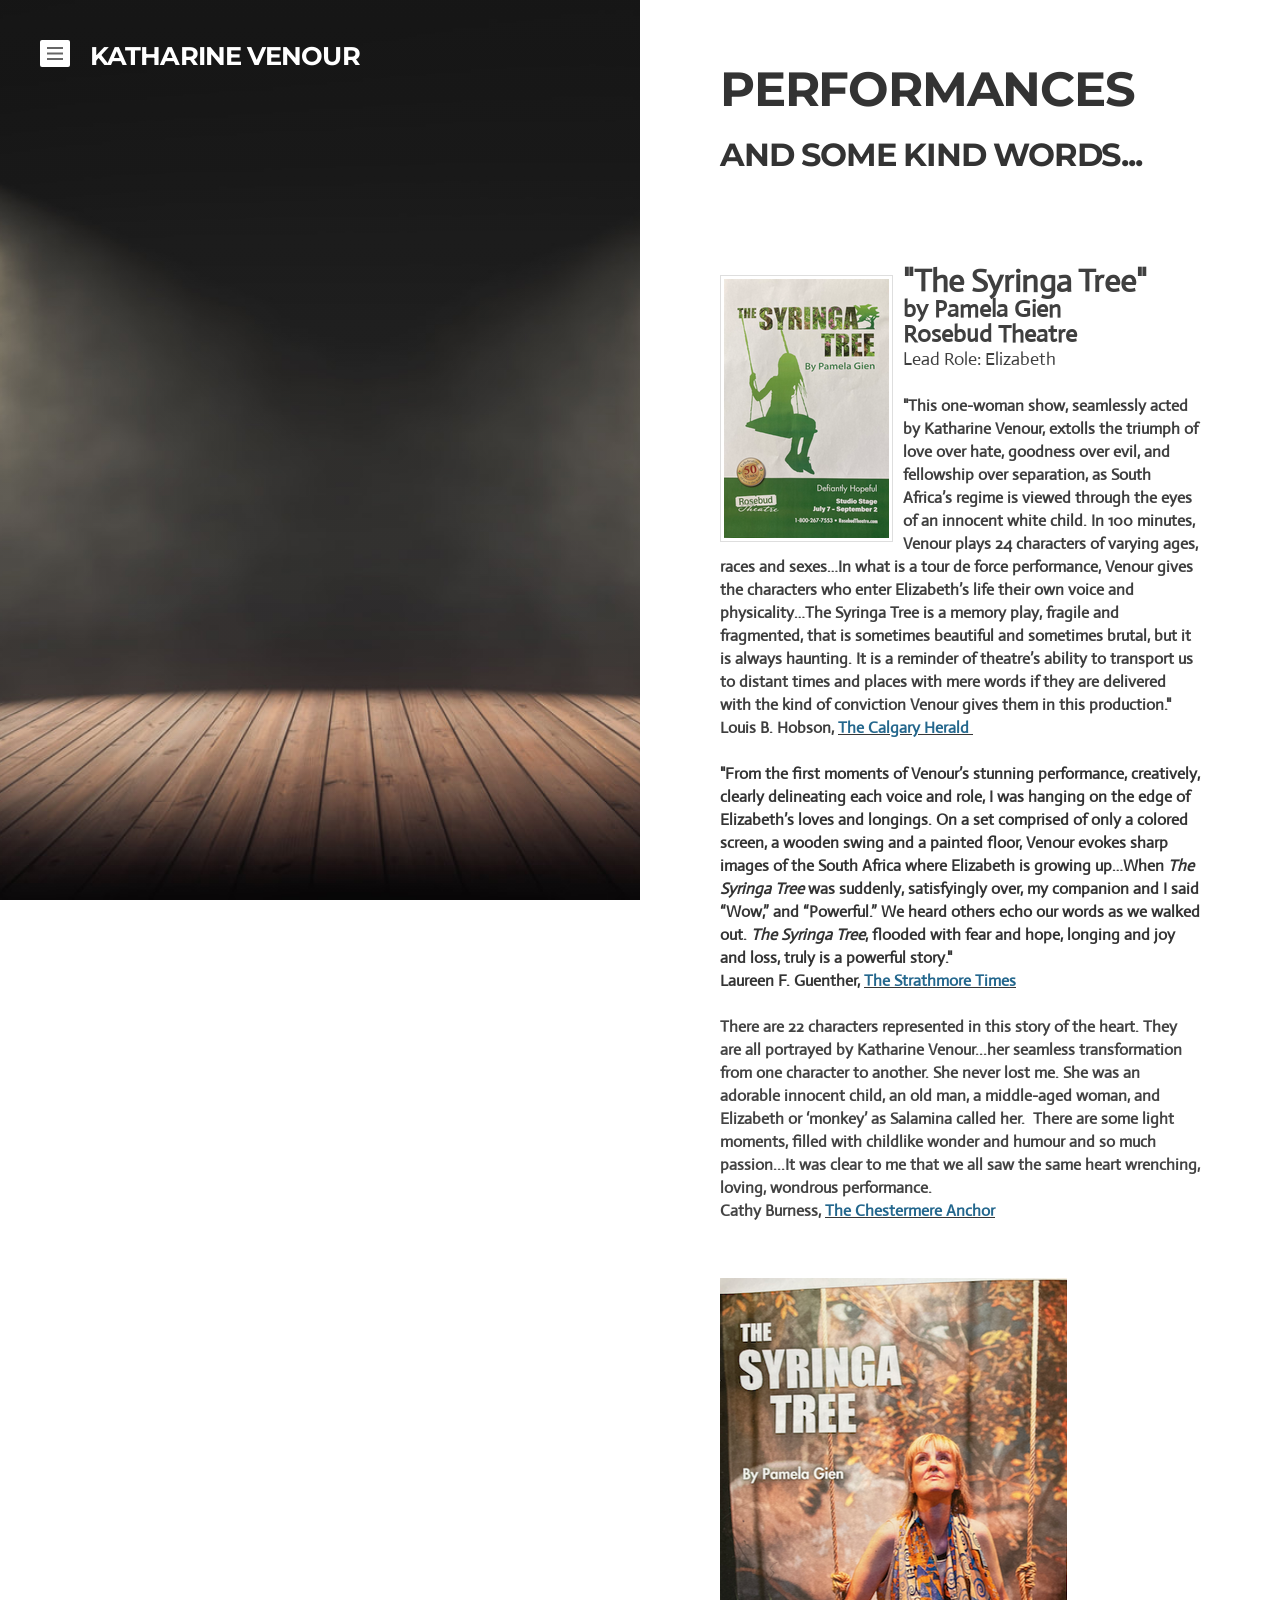
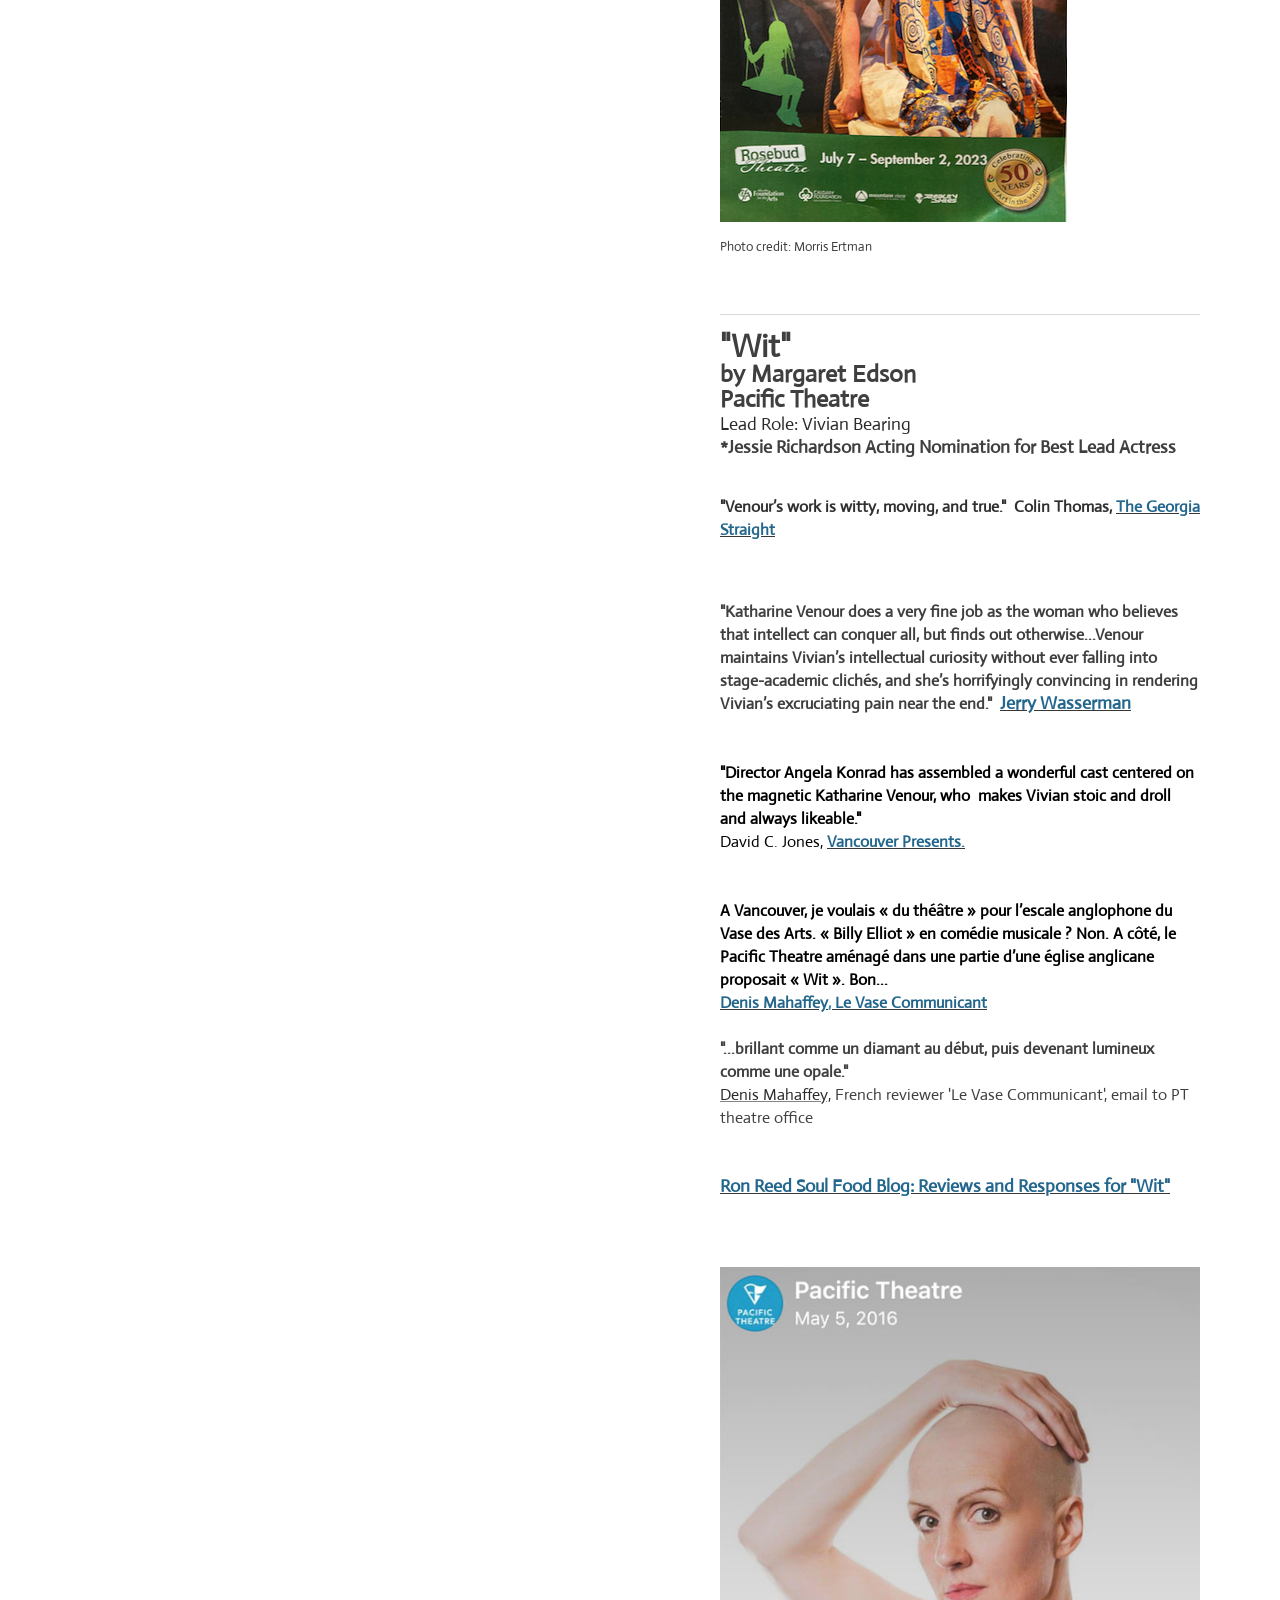
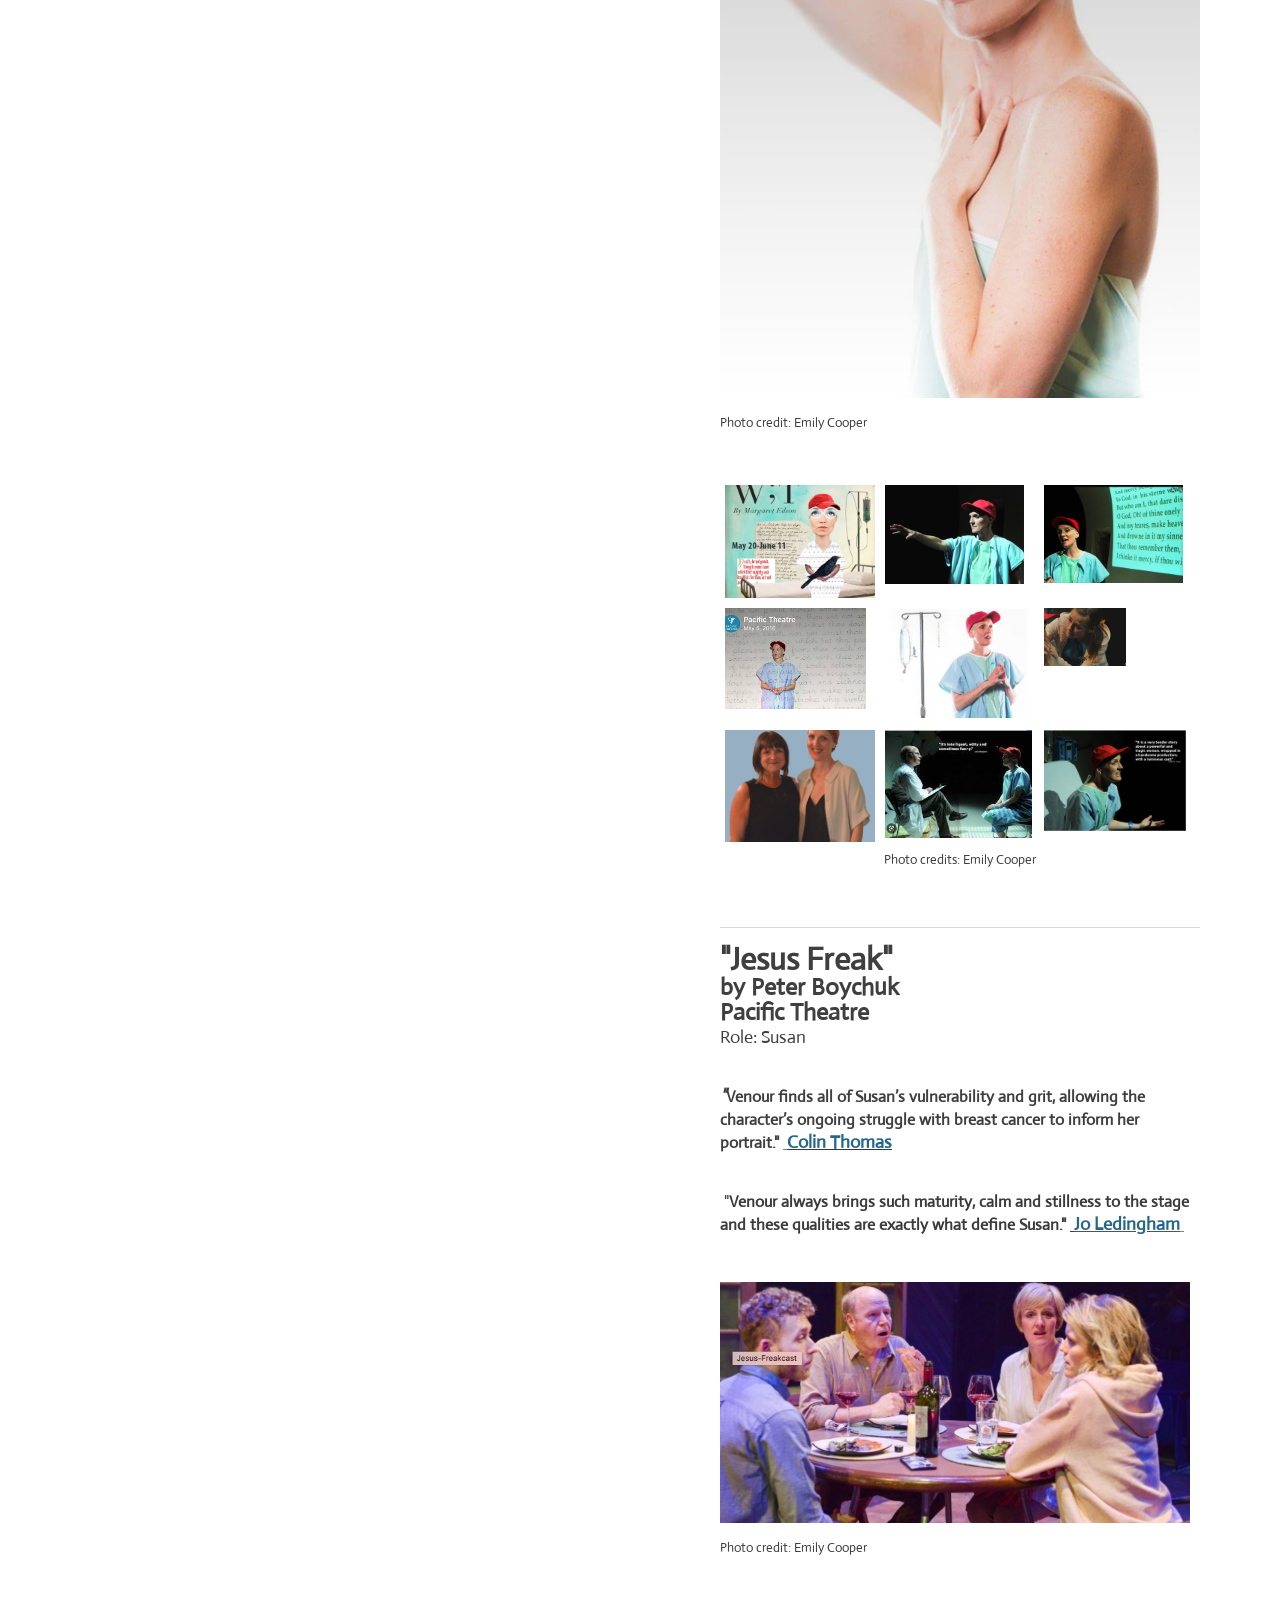
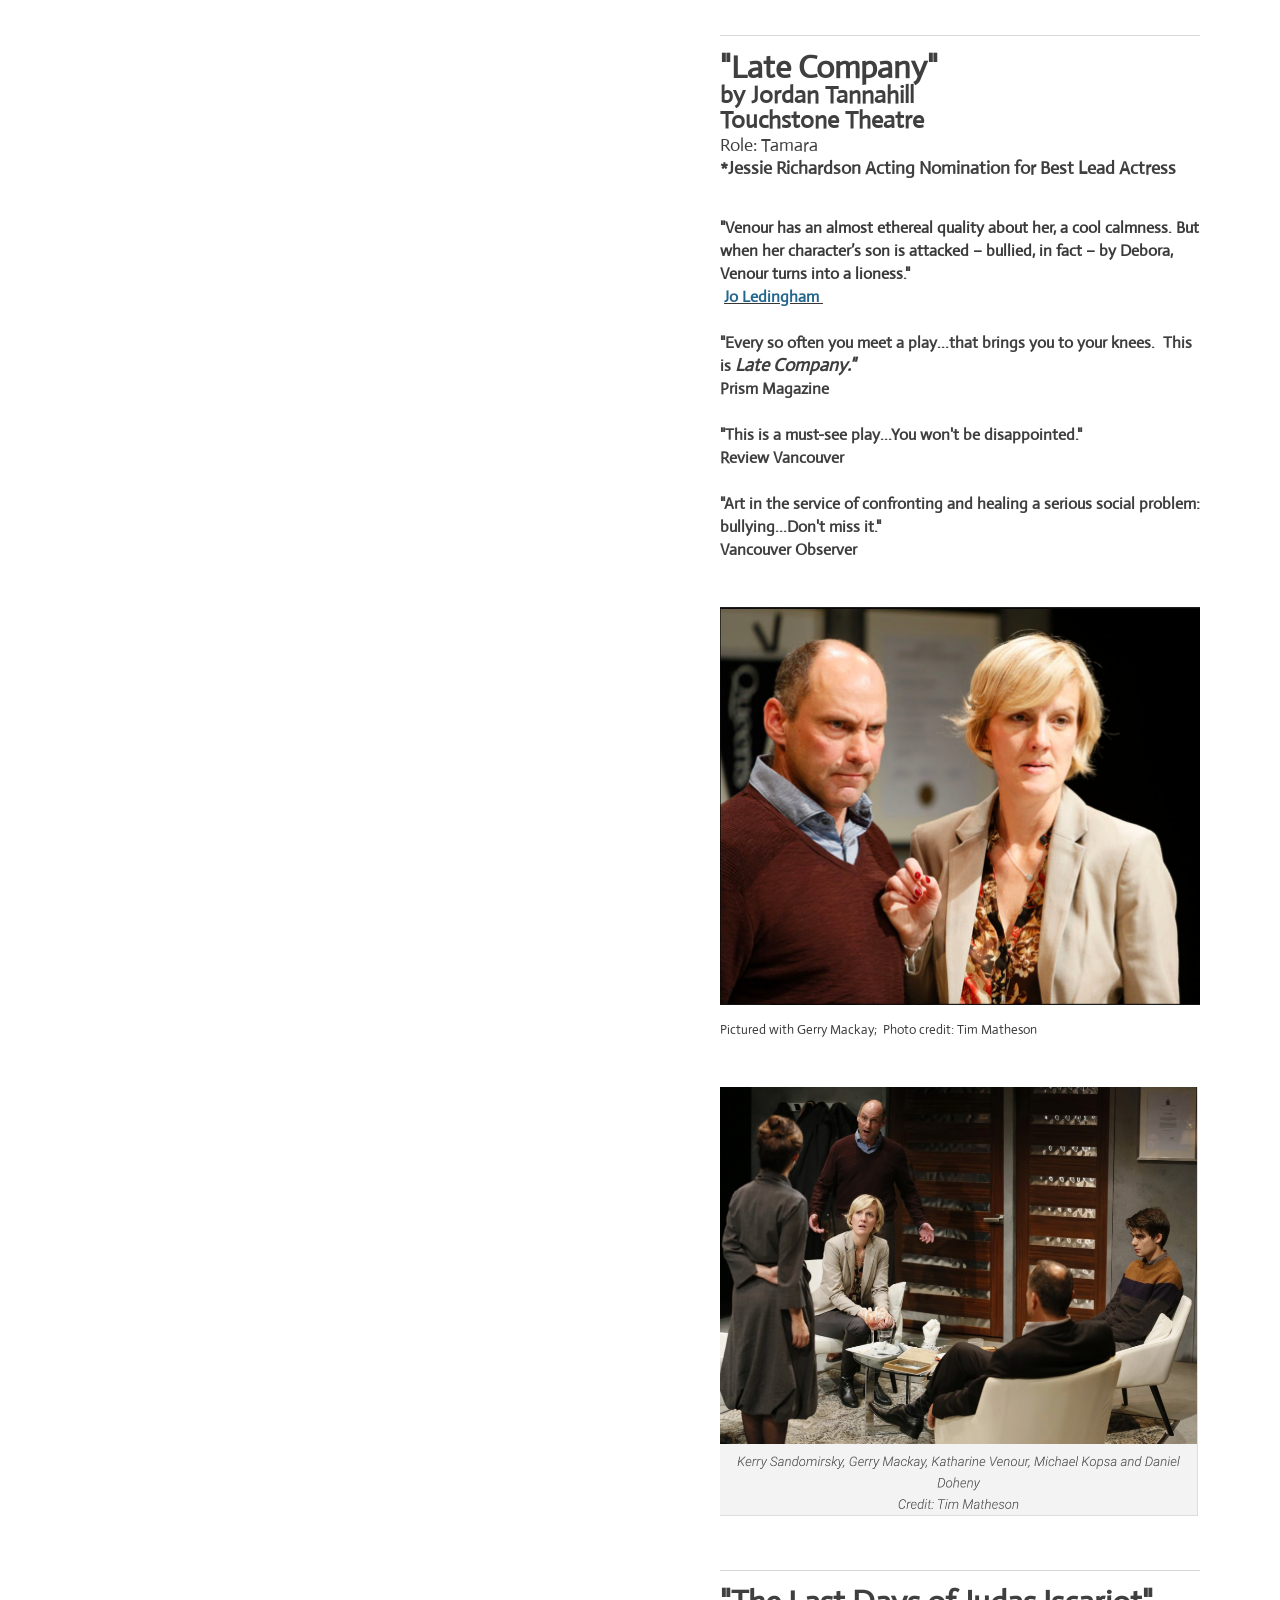
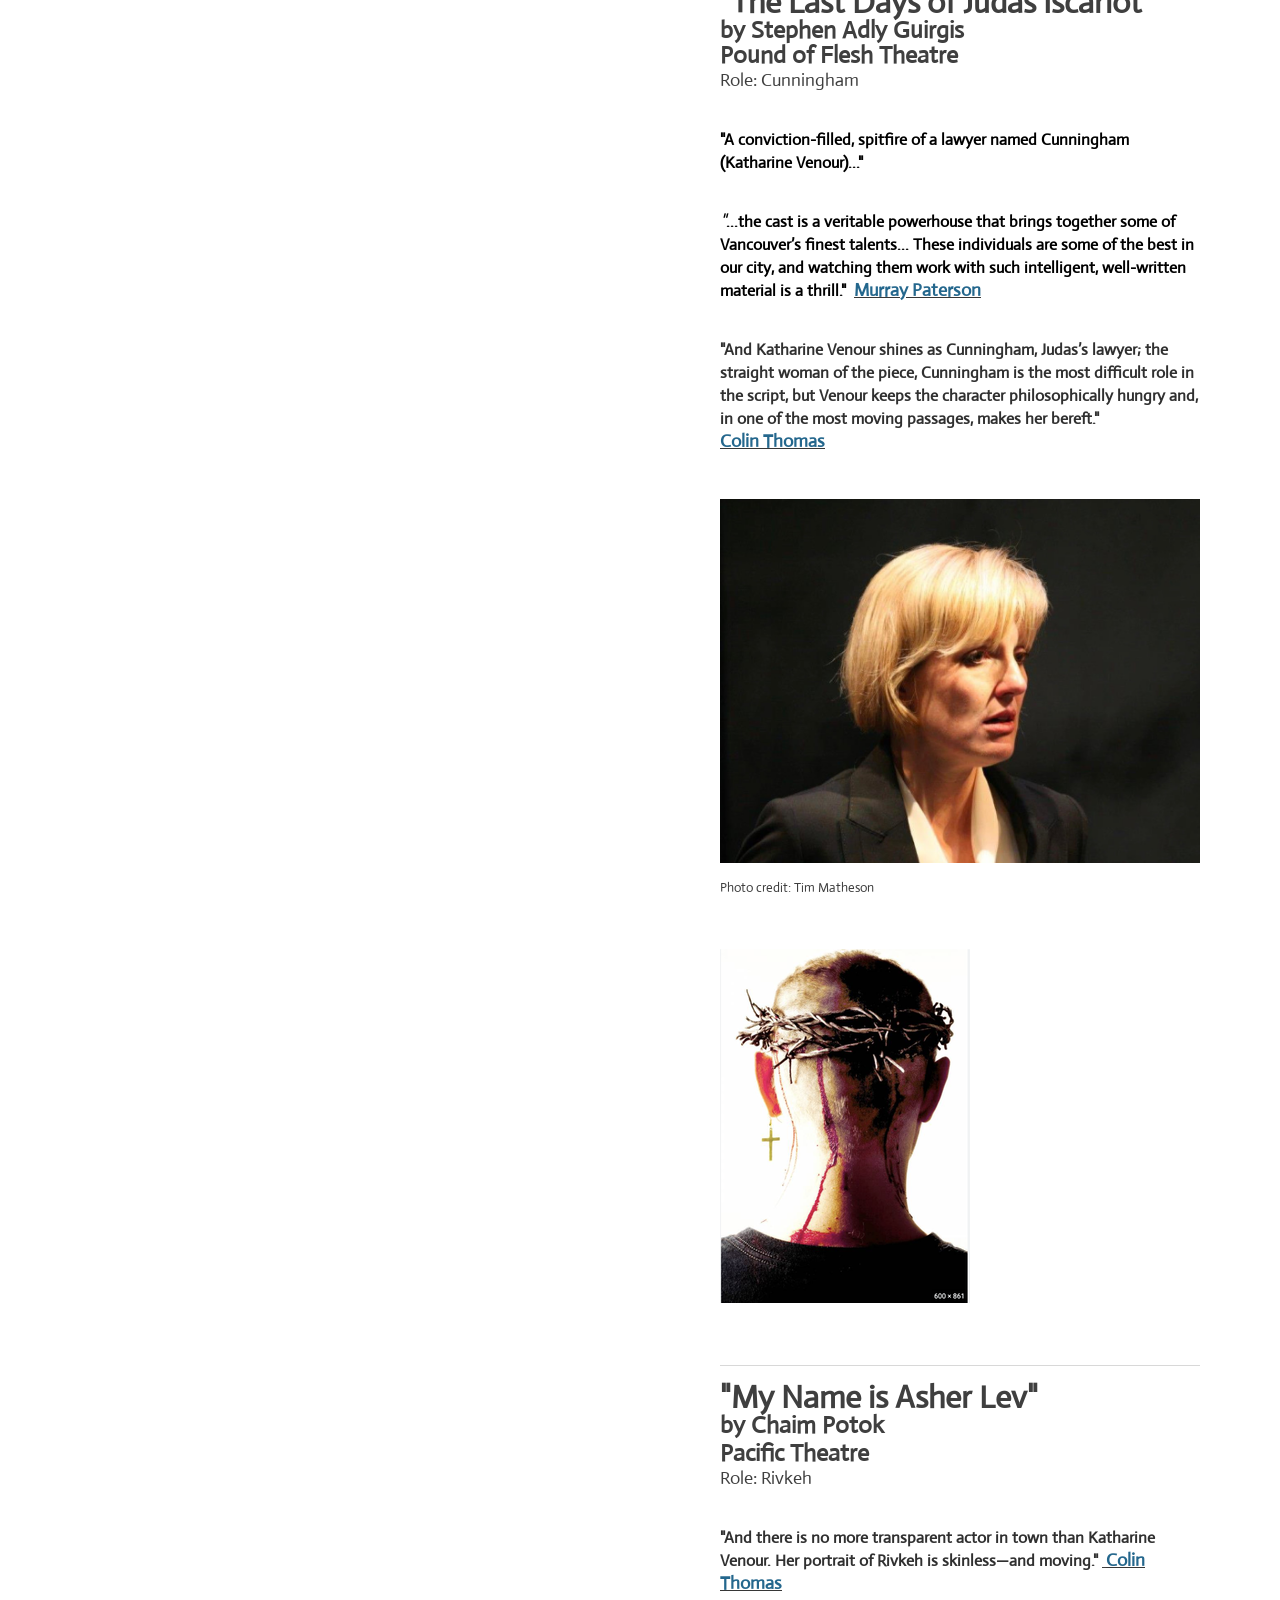
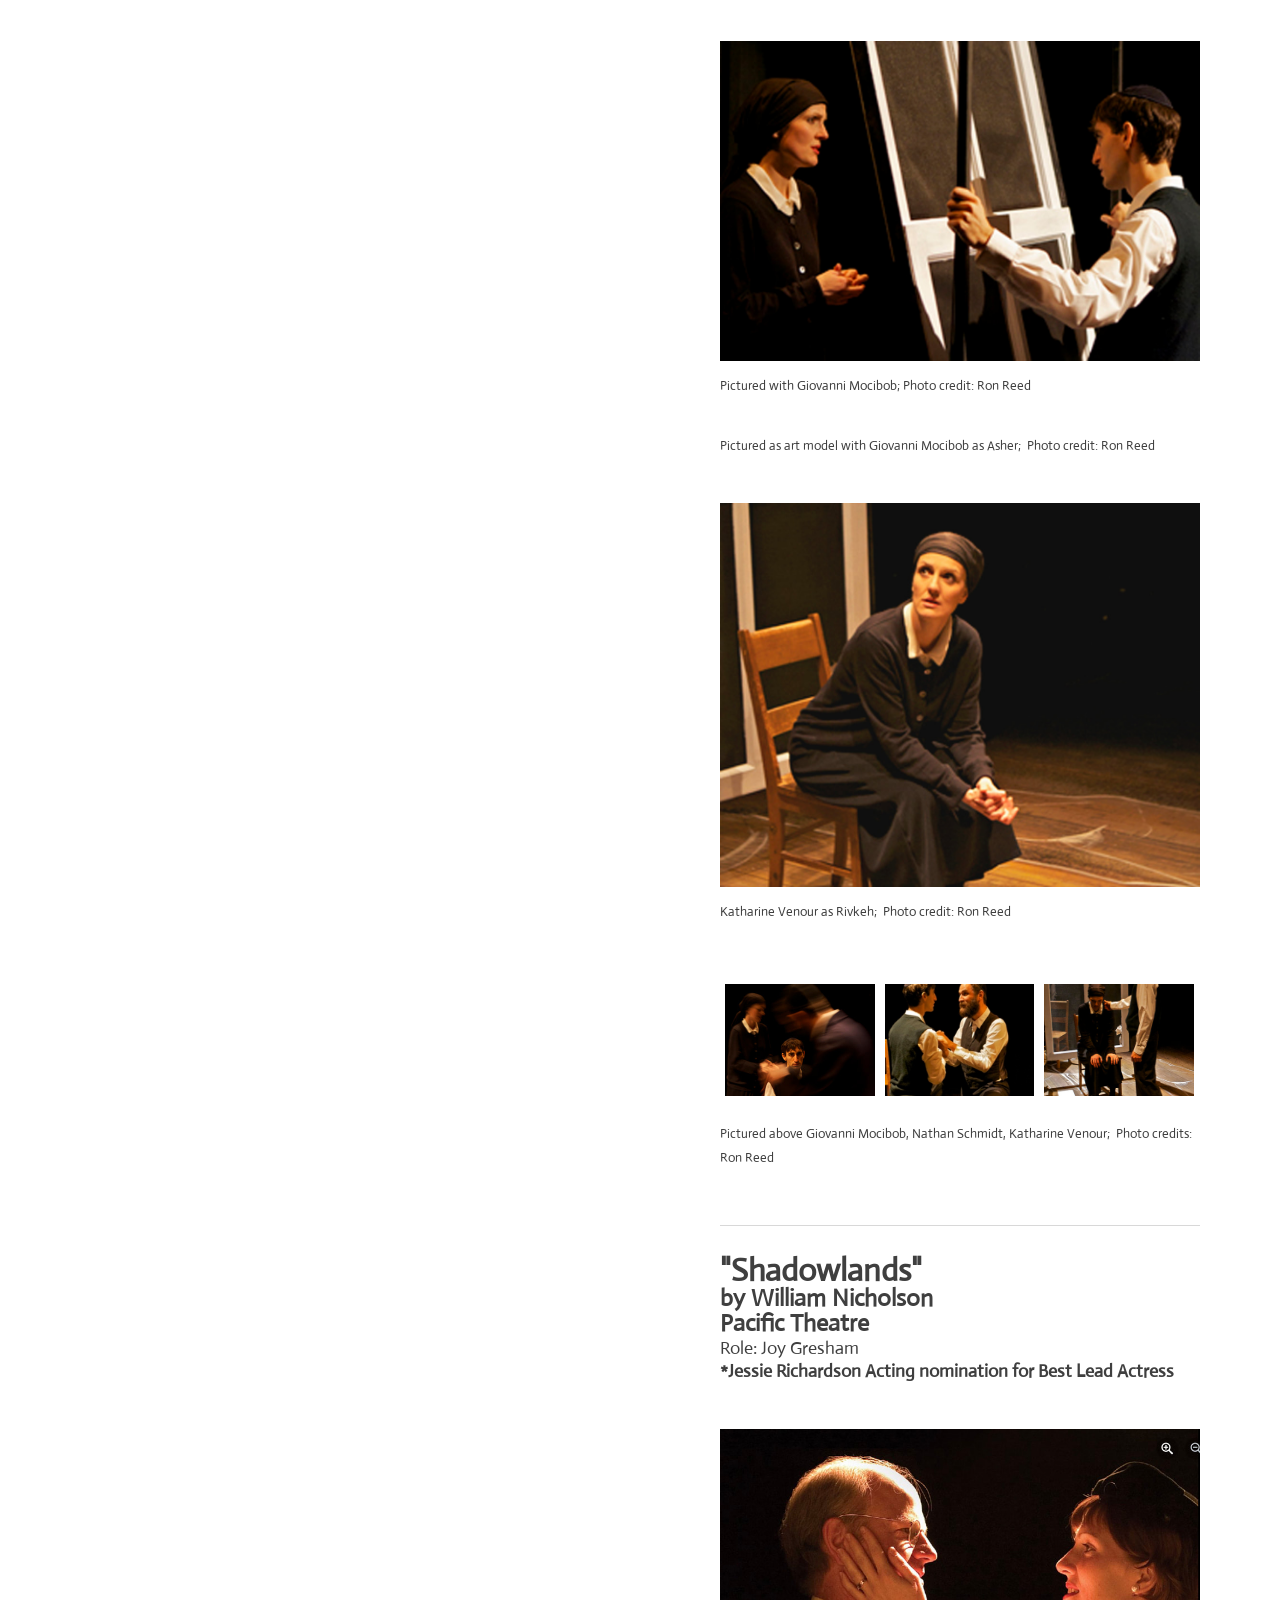
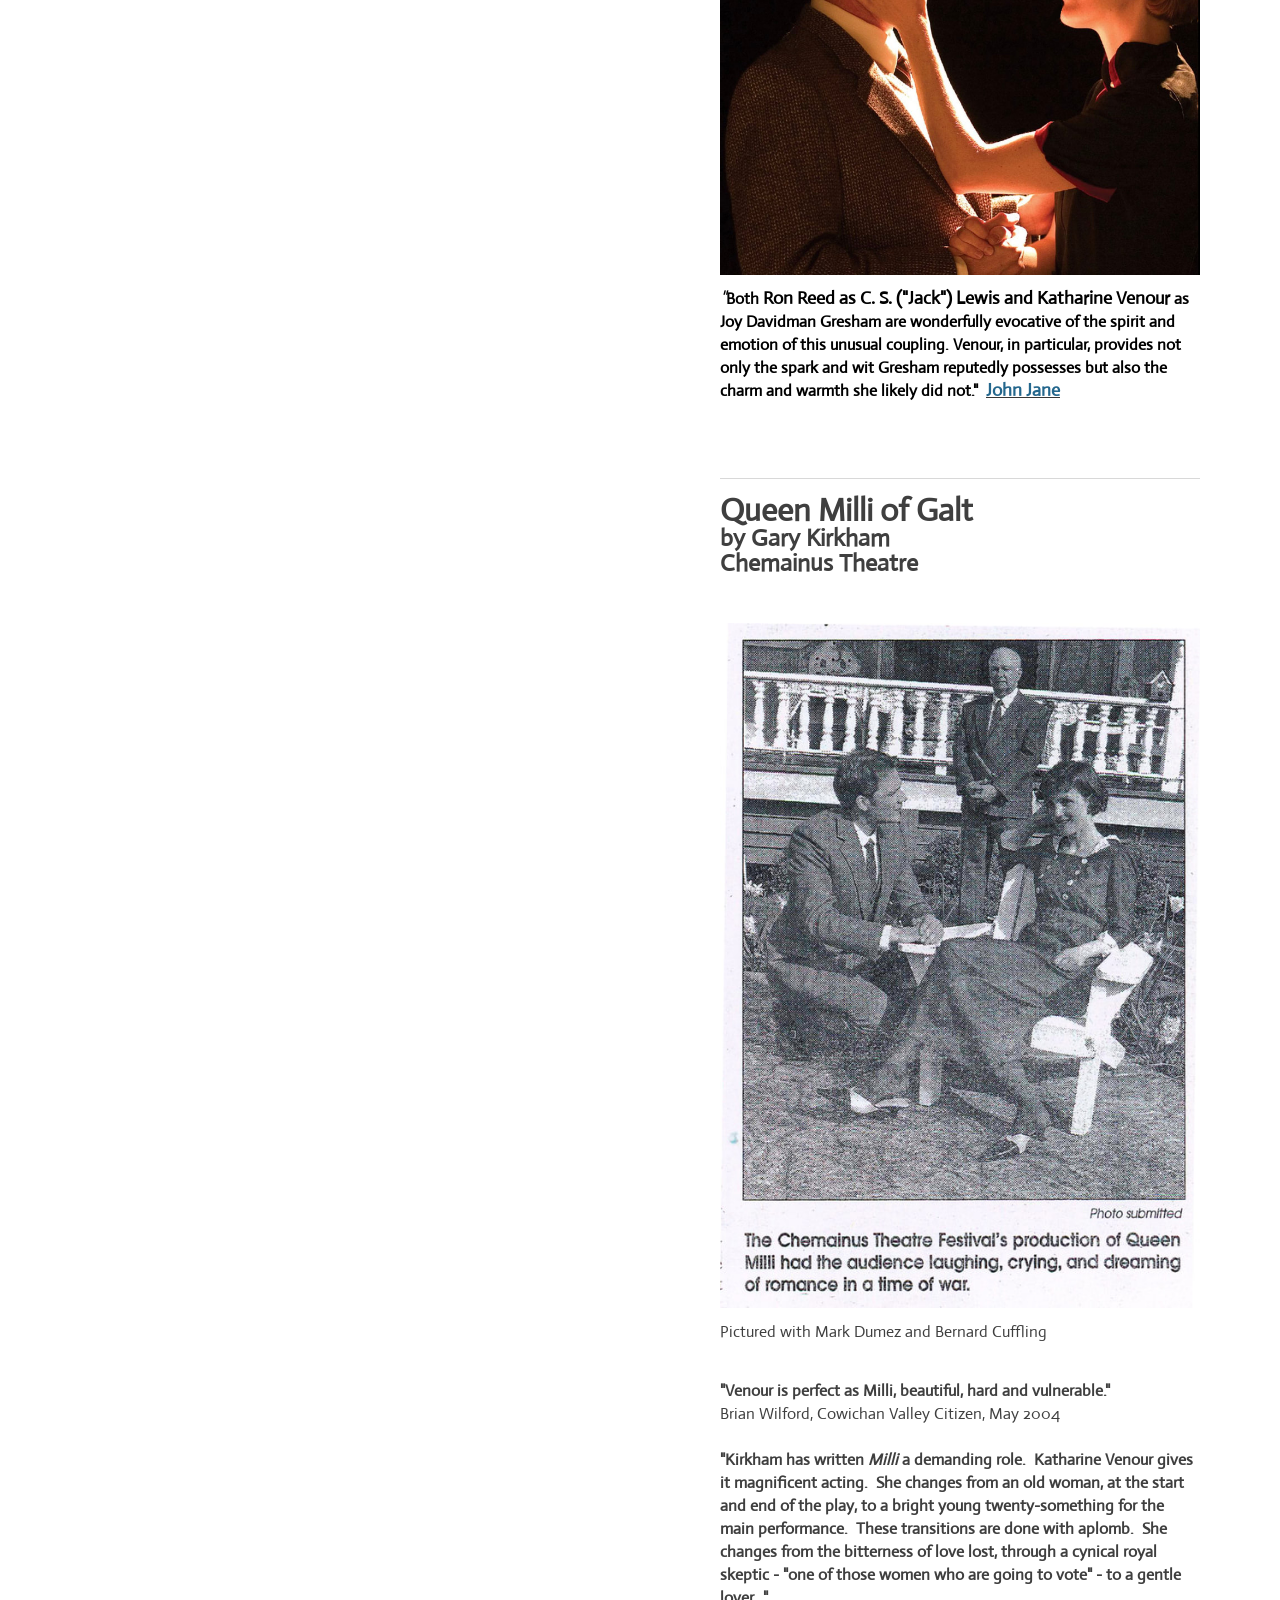
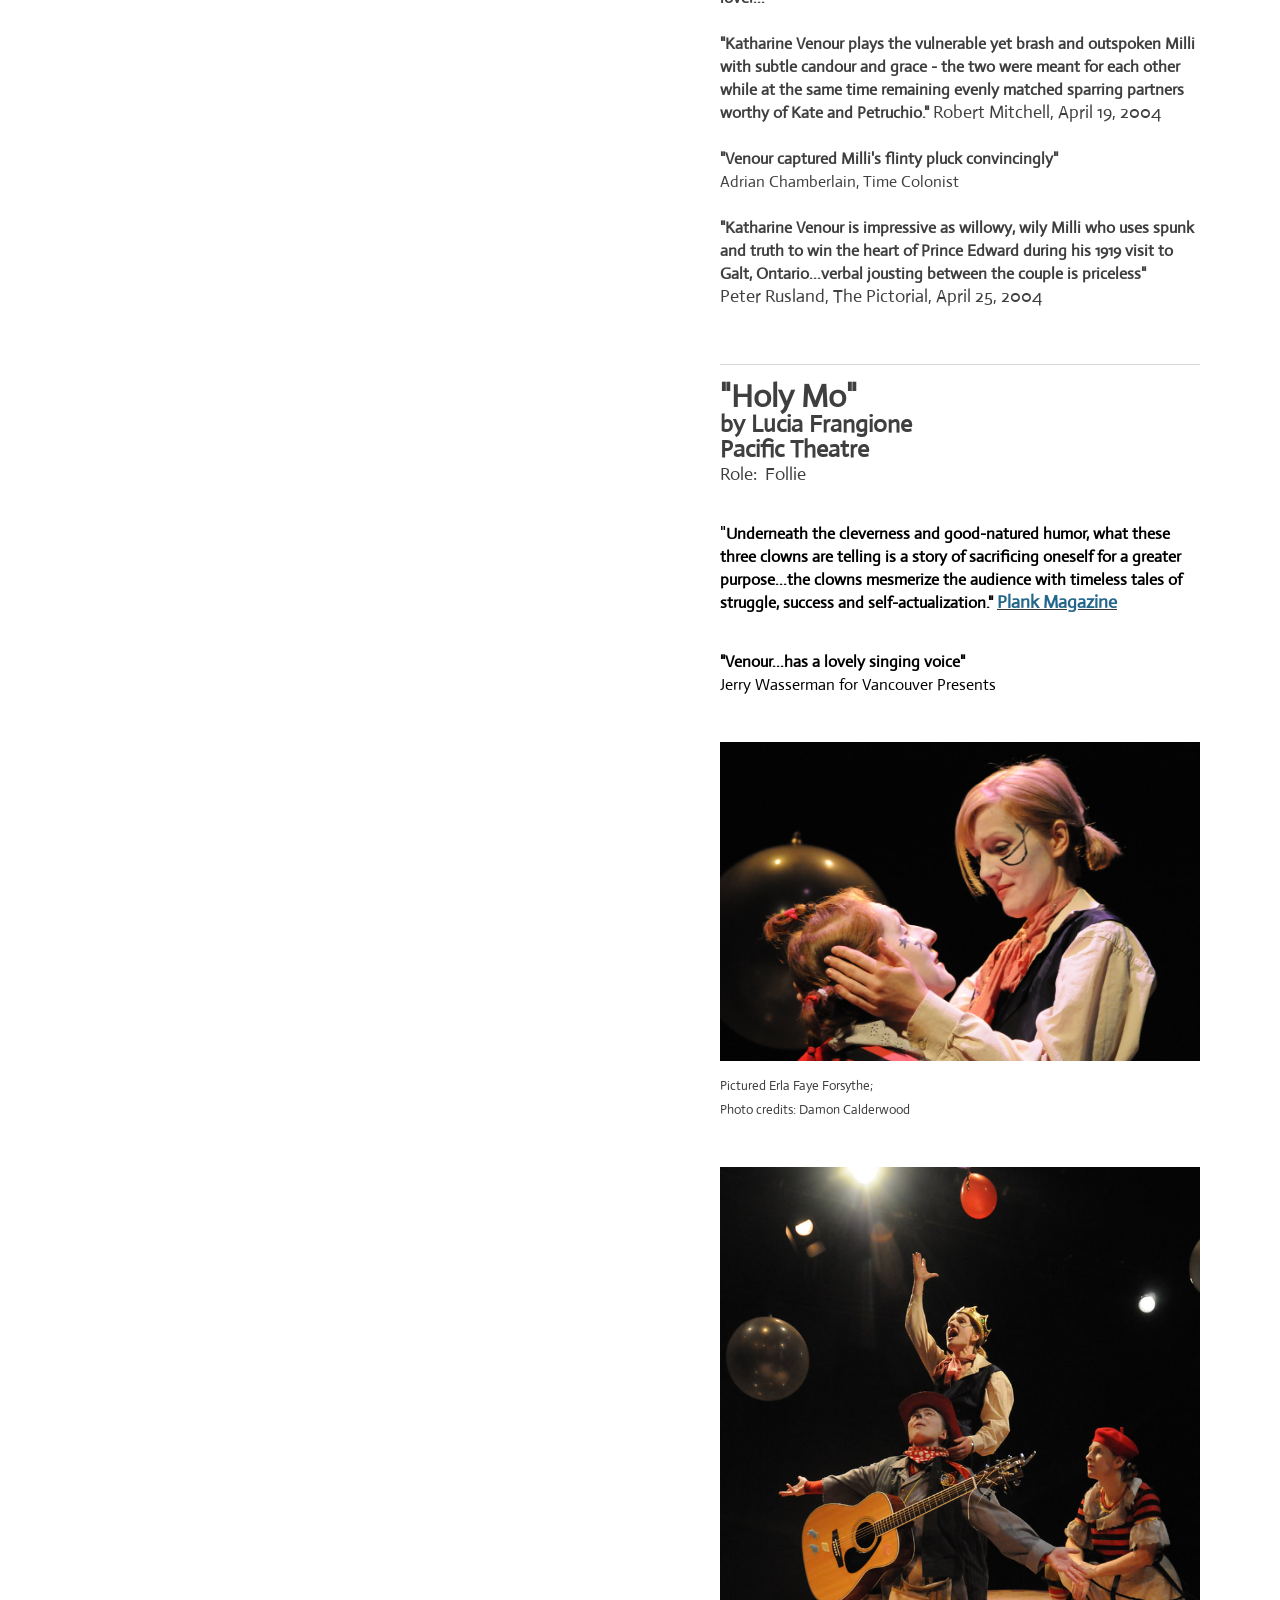
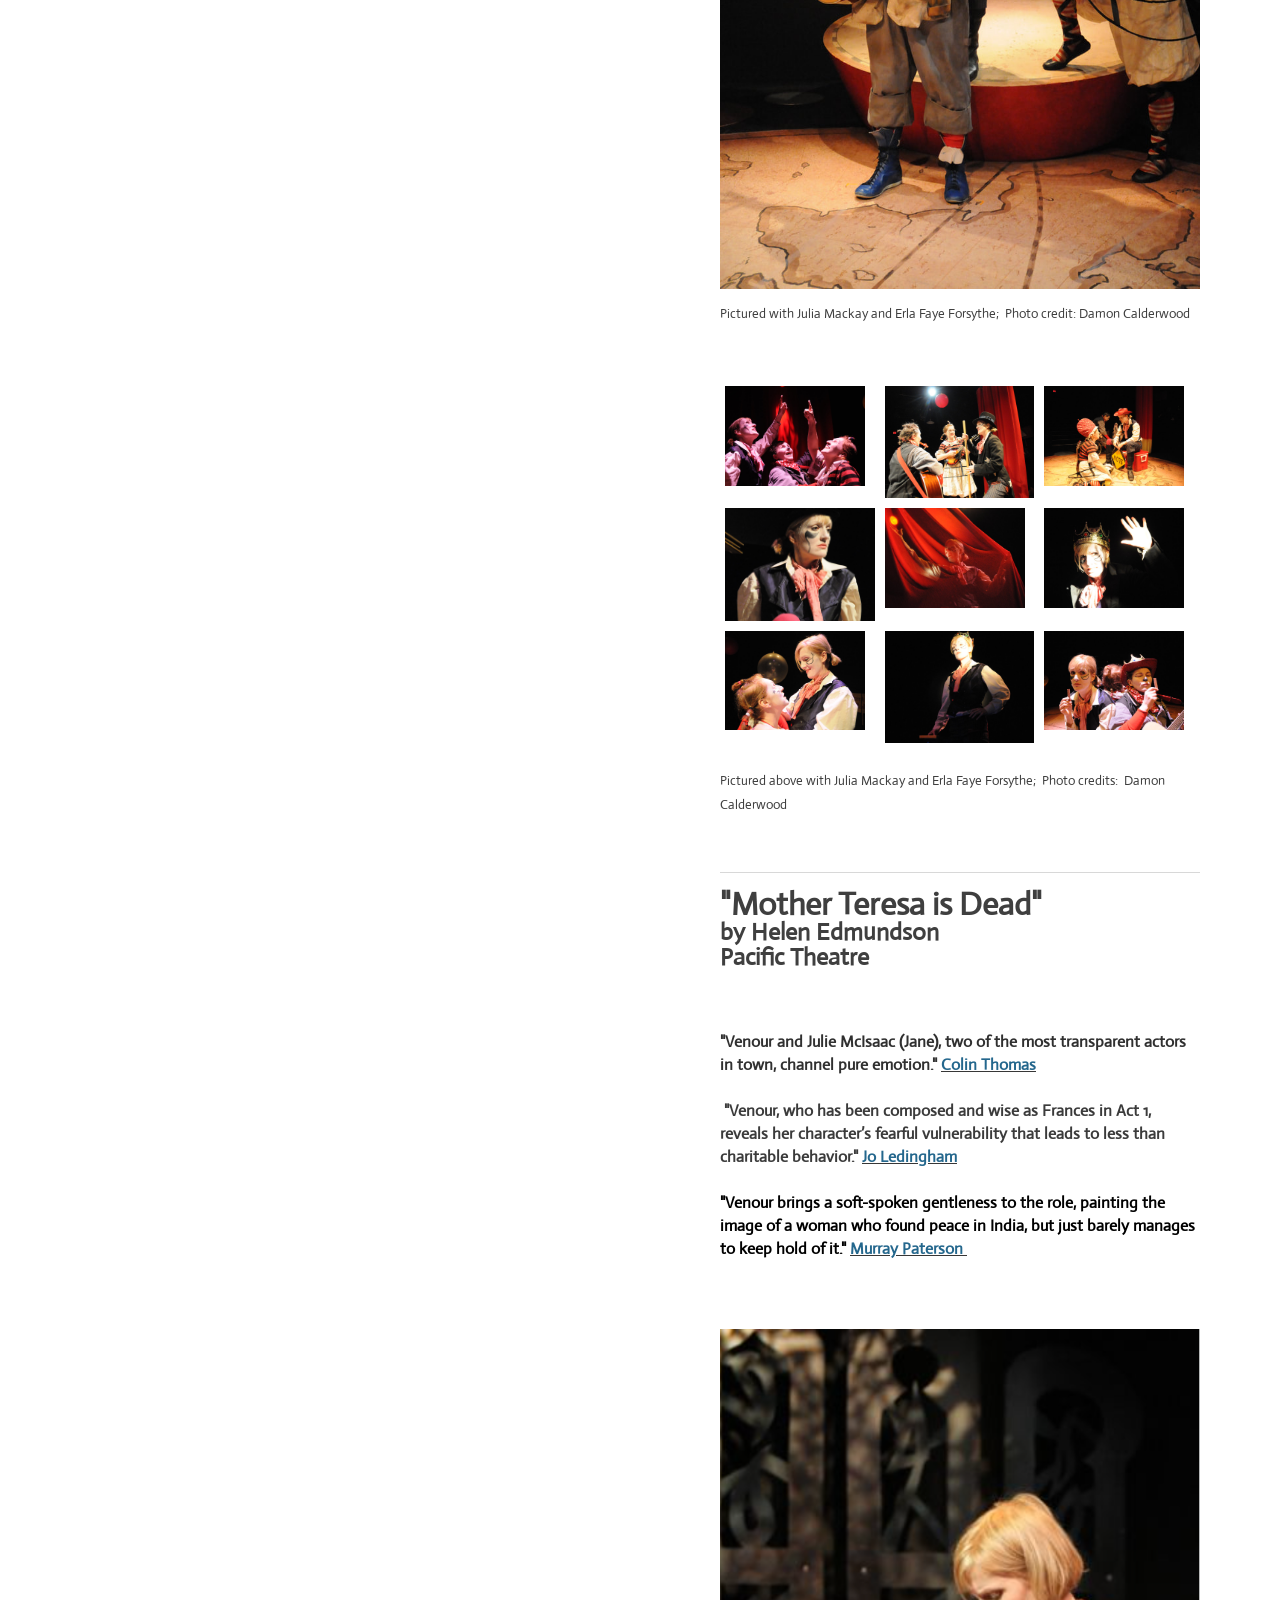
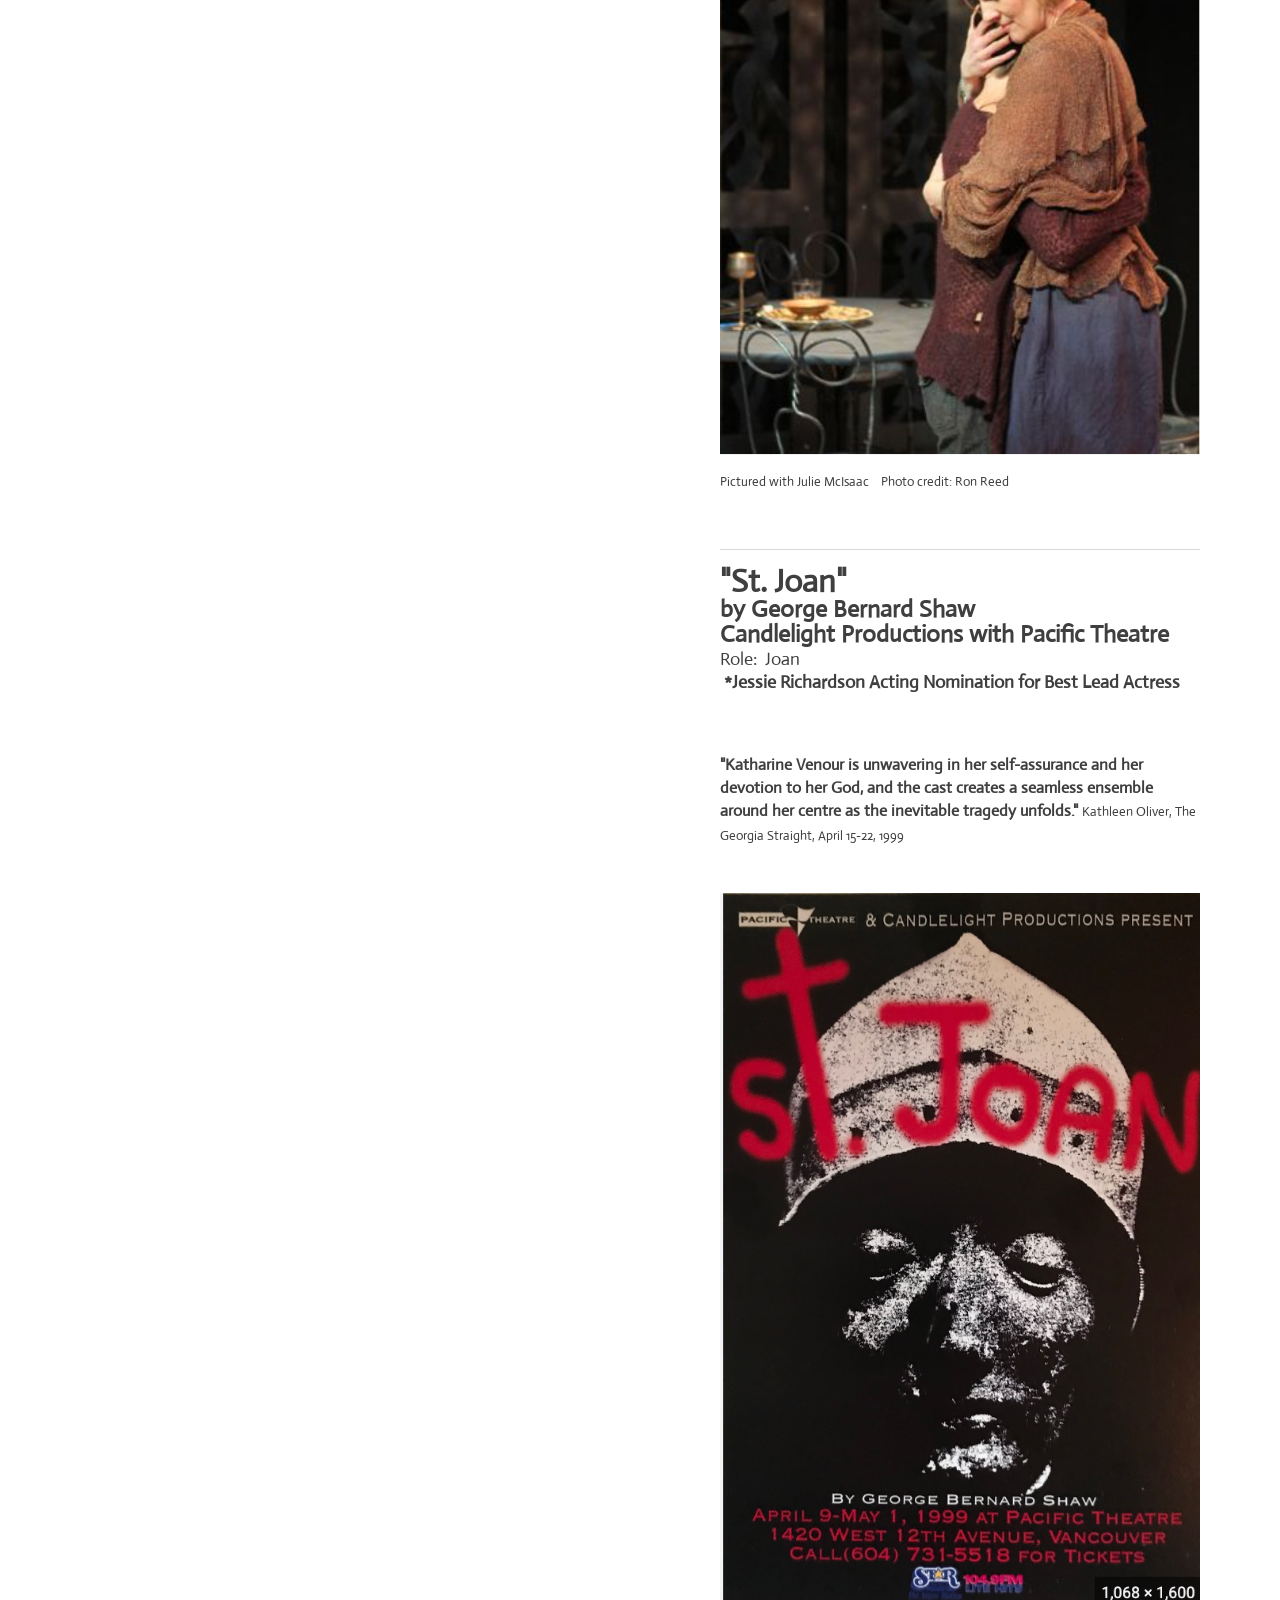
<file: performances-and-kind-words.html>
<!DOCTYPE html>
<html lang="en">
<head>
<meta charset="utf-8">
<meta name="viewport" content="width=device-width, initial-scale=1">
<title>Performances and kind words | Katharine Venour</title>
<link rel="stylesheet" href="css/style.css">
<style>#panel-one .photo { background-image: url("uploads/1/4/4/2/144263141/background-images/1746160992.jpg"); background-position: 45.92% 0.00%; }</style>
</head>
<body class="page-performances-and-kind-words">
<div id="wrapper">
<div id="panel-one">
<div class="photo"><div class="shade"></div></div>
<button class="hamburger" type="button" aria-label="Open menu" aria-expanded="false"><span></span></button>
<div id="logo"><a href="index.html">Katharine Venour</a></div>
</div>
<div id="panel-two">
<div id="banner"><div class="container">

					<h2 class="wsite-content-title"><font size="7">Performances</font><br><font size="6">and Some kind words...</font></h2>
				
</div></div>
<div id="main"><div id="wsite-content"><div class="container">

				<span class="imgPusher" style="float:left;height:0px"></span><span style="display: table;width:183px;position:relative;float:left;max-width:100%;;clear:left;margin-top:0px;*margin-top:0px"><a><img src="uploads/1/4/4/2/144263141/published/poster.png" style="margin-top: 5px; margin-bottom: 10px; margin-left: 0px; margin-right: 10px; border-width:1px;padding:3px; max-width:100%" alt="Picture" class="galleryImageBorder wsite-image"></a><span style="display: table-caption; caption-side: bottom; font-size: 90%; margin-top: -10px; margin-bottom: 10px; text-align: center;" class="wsite-caption"></span></span>
<div class="paragraph" style="display:block;"><strong><font size="6">"The Syringa Tree"</font></strong><br><strong><font size="5">by Pamela Gien<br>Rosebud Theatre</font></strong><br>Lead Role: Elizabeth<br><br><strong><font size="3">"This one-woman show, seamlessly acted by Katharine Venour, extolls the triumph of love over hate, goodness over evil, and fellowship over separation, as South Africa’s regime is viewed through the eyes of an innocent white child. In 100 minutes, Venour plays 24 characters of varying ages, races and sexes…In what is a tour de force performance, Venour gives the characters who enter Elizabeth’s life their own voice and physicality…The Syringa Tree is a memory play, fragile and fragmented, that is sometimes beautiful and sometimes brutal, but it is always haunting. It is a reminder of theatre’s ability to transport us to distant times and places with mere words if they are delivered with the kind of conviction Venour gives them in this production."<br>Louis B. Hobson, <u><a href="https://calgaryherald.com/entertainment/review-brutality-of-apartheid-unfolds-on-tiny-rosebud-stage" target="_blank"><font color="#24678d">The Calgary Herald&nbsp;</font></a></u></font></strong><br><br><strong><font size="3"><font color="#343434">"From the first moments of Venour’s stunning performance, creatively, clearly delineating each voice and role, I was hanging on the edge of Elizabeth’s loves and longings. On a set comprised of only a colored screen, a wooden swing and a painted floor, Venour evokes sharp images of the South Africa where Elizabeth is growing up…When&nbsp;</font><em style="color:rgb(52, 52, 52)">The Syringa Tree</em><font color="#343434">&nbsp;was suddenly, satisfyingly over, my companion and I said “Wow,” and “Powerful.” We heard others echo our words as we walked out.&nbsp;</font><em style="color:rgb(52, 52, 52)">The Syringa Tree</em><font color="#343434">, flooded with fear and hope, longing and joy and loss, truly is a powerful story."</font><br><font color="#343434">Laureen F. Guenther, </font><u><a href="https://strathmoretimes.com/2023/rosebud-theatres-the-syringa-tree-a-powerful-must-see/" target="_blank"><font color="#24678d">The Strathmore Times</font></a></u></font></strong><br><br><font size="3"><strong style="color:rgb(68, 68, 68)">There are 22 characters represented in this story of the heart. They are all portrayed by Katharine Venour...her seamless transformation from one character to another. She never lost me. She was an adorable innocent child, an old man, a middle-aged woman, and Elizabeth or ‘monkey’ as Salamina called her.&nbsp;&nbsp;There are some light moments, filled with childlike wonder and humour and so much passion...<span style="color:rgb(68, 68, 68)">It was clear to me that we all saw the same heart wrenching, loving, wondrous performance.&nbsp;</span></strong><br><strong style="color:rgb(68, 68, 68)">Cathy Burness, </strong><strong><u><a href="https://www.theanchor.ca/2023/entertainment-local-theatre/" target="_blank"><font color="#24678d">The Chestermere Anchor</font></a></u></strong></font></div>
<hr style="width:100%;clear:both;visibility:hidden;">

<div><div class="wsite-image wsite-image-border-none " style="padding-top:10px;padding-bottom:10px;margin-left:0;margin-right:0;text-align:left">
<a>
<img src="uploads/1/4/4/2/144263141/editor/poster-2.png" alt="Picture" style="width:347;max-width:100%">
</a>
<div style="display:block;font-size:90%"></div>
</div></div>

<div class="paragraph"><font size="2">Photo credit: Morris Ertman</font></div>

<div><div style="height: 20px; overflow: hidden; width: 100%;"></div>
<hr class="styled-hr" style="width:100%;">
<div style="height: 20px; overflow: hidden; width: 100%;"></div></div>

<div class="paragraph"><strong><font size="6">"Wit"</font><br><font size="5">by Margaret Edson</font><br><font size="5">Pacific Theatre</font></strong><br><font size="4"><font color="#2a2a2a">Lead Role: Vivian Bearing</font><br>​<strong>*Jessie Richardson Acting Nomination for Best Lead Actress&nbsp;</strong></font></div>

<div class="paragraph"><span style="color:rgb(18.823530%, 18.823530%, 18.823530%); font-weight:700"><font size="3">"Venour’s work is witty, moving, and true."&nbsp; </font></span><strong><span style="font-weight: 700;"><font size="3" style=""><font color="#303030">Colin Thomas, </font></font></span></strong><u><span style="font-weight: 700;"><font size="3" style=""><a href="https://www.straight.com/arts/703131/wit-tells-story-courageous-character-narrative-doesnt-delve-deep-enough-relationships" target="_blank" style=""><font color="#24678d">The Georgia Straight</font></a></font></span></u><strong><span style="font-weight: 700;"></span></strong></div>

<div class="paragraph"><br><span style="font-weight:700"><font size="3">"Katharine Venour does a very fine job as the woman who believes that intellect can conquer all, but finds out otherwise...Venour maintains Vivian’s intellectual curiosity without ever falling into stage-academic clichés, and she’s horrifyingly convincing in rendering Vivian’s excruciating pain near the end."&nbsp;</font>&nbsp;</span><u><strong><a href="https://www.vancouverplays.com/theatre/reviews/review_pacific_wit_16.shtml" target="_blank"><font color="#24678d">Jerry Wasserman<br></font></a></strong></u><br><br><font size="3"><strong><span style="color:rgb(0, 0, 0)">"Director Angela Konrad has assembled a wonderful cast centered on the magnetic Katharine Venour, who&nbsp; makes Vivian stoic and droll and always likeable."</span></strong><br><font color="#000000">David C. Jones, </font><u><strong><a href="https://www.vancouverpresents.com/theatre/review-wit/" target="_blank"><font color="#24678d">Vancouver Presents.<br></font></a></strong></u></font><br><br><strong><span style="color:rgb(0, 0, 0)"><font size="3">A Vancouver, je voulais «&nbsp;du théâtre&nbsp;» pour l’escale anglophone du Vase des Arts. «&nbsp;Billy Elliot&nbsp;» en comédie musicale&nbsp;? Non. A côté, le Pacific Theatre aménagé dans une partie d’une église anglicane proposait «&nbsp;Wit&nbsp;». Bon...</font></span></strong><br><u><strong><font size="3"><a href="https://www.levase.fr/le-vase-des-arts/theatre/la-mort-de-la-mort/" target="_blank"><font color="#24678d">Denis Mahaffey</font><font color="#3387a2">, </font><font color="#24678d">Le Vase Communicant</font></a></font></strong></u><br><br><strong><font size="3">"...brillant comme un diamant au début, puis devenant lumineux comme une opale."</font></strong><br><font size="3"><a href="https://www.levase.fr/le-vase-des-arts/theatre/la-mort-de-la-mort/" target="_blank"><font color="#2a2a2a">Denis Mahaffey,</font></a> French reviewer 'Le Vase Communicant', email to PT theatre office<br>​</font><br><br><u><strong><a href="http://soulfoodvancouver.blogspot.com/2016/05/" target="_blank"><font color="#24678d">Ron Reed Soul Food Blog: Reviews and Responses for "Wit"</font></a></strong></u><br><br></div>

<div><div class="wsite-image wsite-image-border-none " style="padding-top:10px;padding-bottom:10px;margin-left:0;margin-right:0;text-align:center">
<a>
<img src="uploads/1/4/4/2/144263141/wit_orig.jpg" alt="Picture" style="width:auto;max-width:100%">
</a>
<div style="display:block;font-size:90%"></div>
</div></div>

<div class="paragraph"><font size="2">Photo credit: Emily Cooper</font></div>

<div><div style="height: 10px; overflow: hidden;"></div>
				<div id="169314559381301187-gallery" class="imageGallery" style="line-height: 0px; padding: 0; margin: 0">
<div id="169314559381301187-imageContainer0" style="float:left;width:33.28%;margin:0;"><div id="169314559381301187-insideImageContainer0" style="position:relative;margin:5px;"><div class="galleryImageHolder" style="position:relative; width:100%; padding:0 0 75%;overflow:hidden;"><div class="galleryInnerImageHolder"><a href="uploads/1/4/4/2/144263141/wit-poster_orig.jpg" rel="lightbox[gallery169314559381301187]" class="w-fancybox"><img src="uploads/1/4/4/2/144263141/wit-poster.jpg" class="galleryImage" _width="800" _height="800" style="position:absolute;border:0;width:100%;top:-16.67%;left:0%"></a></div></div></div></div><div id="169314559381301187-imageContainer1" style="float:left;width:33.28%;margin:0;"><div id="169314559381301187-insideImageContainer1" style="position:relative;margin:5px;"><div class="galleryImageHolder" style="position:relative; width:100%; padding:0 0 75%;overflow:hidden;"><div class="galleryInnerImageHolder"><a href="uploads/1/4/4/2/144263141/wit-confronting-death_orig.jpg" rel="lightbox[gallery169314559381301187]" class="w-fancybox"><img src="uploads/1/4/4/2/144263141/wit-confronting-death.jpg" class="galleryImage" _width="800" _height="528" style="position:absolute;border:0;width:113.64%;top:0%;left:-6.82%"></a></div></div></div></div><div id="169314559381301187-imageContainer2" style="float:left;width:33.28%;margin:0;"><div id="169314559381301187-insideImageContainer2" style="position:relative;margin:5px;"><div class="galleryImageHolder" style="position:relative; width:100%; padding:0 0 75%;overflow:hidden;"><div class="galleryInnerImageHolder"><a href="uploads/1/4/4/2/144263141/wit-lecture_orig.jpg" rel="lightbox[gallery169314559381301187]" class="w-fancybox"><img src="uploads/1/4/4/2/144263141/wit-lecture.jpg" class="galleryImage" _width="800" _height="522" style="position:absolute;border:0;width:114.94%;top:0%;left:-7.47%"></a></div></div></div></div><div id="169314559381301187-imageContainer3" style="float:left;width:33.28%;margin:0;"><div id="169314559381301187-insideImageContainer3" style="position:relative;margin:5px;"><div class="galleryImageHolder" style="position:relative; width:100%; padding:0 0 75%;overflow:hidden;"><div class="galleryInnerImageHolder"><a href="uploads/1/4/4/2/144263141/wit-with-writing_orig.jpg" rel="lightbox[gallery169314559381301187]" class="w-fancybox"><img src="uploads/1/4/4/2/144263141/wit-with-writing.jpg" class="galleryImage" _width="1167" _height="787" style="position:absolute;border:0;width:111.21%;top:0%;left:-5.61%"></a></div></div></div></div><div id="169314559381301187-imageContainer4" style="float:left;width:33.28%;margin:0;"><div id="169314559381301187-insideImageContainer4" style="position:relative;margin:5px;"><div class="galleryImageHolder" style="position:relative; width:100%; padding:0 0 75%;overflow:hidden;"><div class="galleryInnerImageHolder"><a href="uploads/1/4/4/2/144263141/wit-iv-pole-2_orig.jpg" rel="lightbox[gallery169314559381301187]" class="w-fancybox"><img src="uploads/1/4/4/2/144263141/wit-iv-pole-2.jpg" class="galleryImage" _width="800" _height="591" style="position:absolute;border:0;width:101.52%;top:0%;left:-0.76%"></a></div></div></div></div><div id="169314559381301187-imageContainer5" style="float:left;width:33.28%;margin:0;"><div id="169314559381301187-insideImageContainer5" style="position:relative;margin:5px;"><div class="galleryImageHolder" style="position:relative; width:100%; padding:0 0 75%;overflow:hidden;"><div class="galleryInnerImageHolder"><a href="uploads/1/4/4/2/144263141/wit-vivian-and-susie_orig.jpg" rel="lightbox[gallery169314559381301187]" class="w-fancybox"><img src="uploads/1/4/4/2/144263141/wit-vivian-and-susie.jpg" class="galleryImage" _width="1857" _height="727" style="position:absolute;border:0;width:191.57%;top:0%;left:-45.79%"></a></div></div></div></div><div id="169314559381301187-imageContainer6" style="float:left;width:33.28%;margin:0;"><div id="169314559381301187-insideImageContainer6" style="position:relative;margin:5px;"><div class="galleryImageHolder" style="position:relative; width:100%; padding:0 0 75%;overflow:hidden;"><div class="galleryInnerImageHolder"><a href="uploads/1/4/4/2/144263141/angela-konrad-and-katharine-venour_orig.jpg" rel="lightbox[gallery169314559381301187]" class="w-fancybox"><img src="uploads/1/4/4/2/144263141/angela-konrad-and-katharine-venour.jpg" class="galleryImage" _width="644" _height="800" style="position:absolute;border:0;width:100%;top:-32.82%;left:0%"></a></div></div></div></div><div id="169314559381301187-imageContainer7" style="float:left;width:33.28%;margin:0;"><div id="169314559381301187-insideImageContainer7" style="position:relative;margin:5px;"><div class="galleryImageHolder" style="position:relative; width:100%; padding:0 0 75%;overflow:hidden;"><div class="galleryInnerImageHolder"><a href="uploads/1/4/4/2/144263141/screen-shot-2022-12-24-at-12-16-58-am_orig.png" rel="lightbox[gallery169314559381301187]" class="w-fancybox"><img src="uploads/1/4/4/2/144263141/screen-shot-2022-12-24-at-12-16-58-am.png" class="galleryImage" _width="1062" _height="766" style="position:absolute;border:0;width:103.98%;top:0%;left:-1.99%"></a></div></div></div></div><div id="169314559381301187-imageContainer8" style="float:left;width:33.28%;margin:0;"><div id="169314559381301187-insideImageContainer8" style="position:relative;margin:5px;"><div class="galleryImageHolder" style="position:relative; width:100%; padding:0 0 75%;overflow:hidden;"><div class="galleryInnerImageHolder"><a href="uploads/1/4/4/2/144263141/wit-2_orig.png" rel="lightbox[gallery169314559381301187]" class="w-fancybox"><img src="uploads/1/4/4/2/144263141/wit-2.png" class="galleryImage" _width="704" _height="474" style="position:absolute;border:0;width:111.39%;top:0%;left:-5.7%"></a></div></div></div></div><span style="display: block; clear: both; height: 0px; overflow: hidden;"></span>
</div>

				<div style="height: 0px; overflow: hidden;"></div></div>

<div class="paragraph" style="text-align:center;"><font size="2">Photo credits: Emily Cooper</font></div>

<div><div style="height: 20px; overflow: hidden; width: 100%;"></div>
<hr class="styled-hr" style="width:100%;">
<div style="height: 20px; overflow: hidden; width: 100%;"></div></div>

<div class="paragraph"><strong><font size="6">"Jesus Freak"</font><br><font size="5">by Peter Boychuk</font><br><font size="5">Pacific Theatre</font></strong><br><font size="4">Role: Susan&nbsp;</font></div>

<div class="paragraph"><span style="font-weight:700"><em>"</em><font size="3">Venour finds all of Susan’s vulnerability and grit, allowing the character’s ongoing struggle with breast cancer to inform her portrait."&nbsp;</font><a href="https://colinthomas.ca/tag/jesusfreak" target="_blank">&nbsp;</a></span><u><strong><a href="https://colinthomas.ca/tag/jesusfreak" target="_blank"><font color="#24678d">Colin Thomas</font></a></strong></u></div>

<div class="paragraph"><font color="#3b3b3b">&nbsp;</font><font size="3" style="color: rgb(59, 59, 59);">"</font><strong style="color: rgb(59, 59, 59);"><font size="3">Venour always brings such maturity, calm and stillness to the stage and these qualities are exactly what define Susan."&nbsp;</font></strong><strong style=""><u style=""><font color="#24678d"> ​</font></u><a href="https://joledingham.ca/jesus-freak/" target="_blank" style=""><u style=""><font color="#24678d">Jo Ledingham</font></u><font color="#3b3b3b">&nbsp;</font></a></strong></div>

<div><div class="wsite-image wsite-image-border-none " style="padding-top:10px;padding-bottom:10px;margin-left:0px;margin-right:10px;text-align:left">
<a>
<img src="uploads/1/4/4/2/144263141/jesus-freak_orig.jpeg" alt="Picture" style="width:auto;max-width:100%">
</a>
<div style="display:block;font-size:90%"></div>
</div></div>

<div class="paragraph"><font size="2">Photo credit: Emily Cooper</font></div>

<div><div style="height: 40px; overflow: hidden; width: 100%;"></div>
<hr class="styled-hr" style="width:100%;">
<div style="height: 20px; overflow: hidden; width: 100%;"></div></div>

<div class="paragraph"><strong><font size="6">"Late Company"</font><br><font size="5">by Jordan Tannahill<br>​Touchstone Theatre</font></strong><br>Role: Tamara<br><strong><font size="4">*Jessie Richardson Acting Nomination for Best Lead Actress</font></strong></div>

<div class="paragraph"><span style="font-weight:700"><font size="3" style="color:rgb(59, 59, 59)">"Venour has an almost ethereal quality about her, a cool calmness. But when her character’s son is attacked – bullied, in fact – by Debora, Venour turns into a lioness."<br>&nbsp;</font><u><strong><a href="https://joledingham.ca/late-company/" target="_blank"><font color="#24678d"><font size="3">Jo Ledingham&nbsp;</font></font></a></strong></u></span><br><br><strong><font size="3">"Every so often you meet a play...that brings you to your knees.&nbsp; This is&nbsp;</font><em><font size="4">Late Company."&nbsp;&nbsp;</font></em><br><font size="3">Prism Magazine</font></strong><br><br><strong style="color:rgb(63, 63, 63)"><font size="3">"This is a must-see play...You won't be disappointed."&nbsp;</font><br><font size="3">Review Vancouver</font></strong><br><br><strong><font size="3">"Art in the service of confronting and healing a serious social problem: bullying...Don't miss it."</font><br><font size="3">Vancouver Observer</font></strong></div>

<div><div class="wsite-image wsite-image-border-none " style="padding-top:10px;padding-bottom:10px;margin-left:0;margin-right:0;text-align:center">
<a>
<img src="uploads/1/4/4/2/144263141/late-company-2_orig.jpg" alt="Picture" style="width:auto;max-width:100%">
</a>
<div style="display:block;font-size:90%"></div>
</div></div>

<div class="paragraph"><font size="2">Pictured with Gerry Mackay;&nbsp; Photo credit: Tim Matheson</font></div>

<div><div class="wsite-image wsite-image-border-none " style="padding-top:10px;padding-bottom:10px;margin-left:0;margin-right:0;text-align:center">
<a>
<img src="uploads/1/4/4/2/144263141/screen-shot-2022-12-23-at-10-59-38-pm_orig.png" alt="Picture" style="width:auto;max-width:100%">
</a>
<div style="display:block;font-size:90%"></div>
</div></div>

<div><div style="height: 40px; overflow: hidden; width: 100%;"></div>
<hr class="styled-hr" style="width:100%;">
<div style="height: 20px; overflow: hidden; width: 100%;"></div></div>

<div class="paragraph"><strong><font size="6">"The Last Days of Judas Iscariot"</font><br><font size="5">by Stephen Adly Guirgis<br>​Pound of Flesh Theatre</font></strong><br><font size="4">Role: Cunningham&nbsp;</font></div>

<div class="paragraph"><strong><span style="color:rgb(0, 0, 0)"><font size="3">"A conviction-filled, spitfire of a lawyer named Cunningham (Katharine Venour)..."&nbsp;</font></span></strong>​</div>

<div class="paragraph"><em><span style="color:rgb(0, 0, 0)">"</span></em><font size="3"><strong style="color:rgb(0, 0, 0)">...the cast is a veritable powerhouse that brings together some of Vancouver’s finest talents...&nbsp;These individuals are some of the best in our city, and watching them work with such intelligent, well-written material is a thrill."&nbsp;</strong> <u><strong><font color="#24678d">​</font></strong></u></font><u><strong><a href="http://www.mpmgarts.com/review-the-last-days-of-judas-iscariot-by-pound-of-flesh-theatre/" target="_blank"><font color="#24678d">Murray Paterson</font></a></strong></u>​</div>

<div class="paragraph"><strong style="color: rgb(48, 48, 48);"><font size="3">"And Katharine Venour shines as Cunningham, Judas’s lawyer; the straight woman of the piece, Cunningham is the most difficult role in the script, but Venour keeps the character philosophically hungry and, in one of the most moving passages, makes her bereft."</font></strong><br><u><strong><a href="https://www.straight.com/arts/last-days-judas-iscariot-deeply-satisfying-theatrical-meal" target="_blank" style=""><font color="#24678d">Colin Thomas</font></a></strong></u></div>

<div><div class="wsite-image wsite-image-border-none " style="padding-top:10px;padding-bottom:10px;margin-left:0;margin-right:0;text-align:center">
<a>
<img src="uploads/1/4/4/2/144263141/cunningham_orig.jpeg" alt="Picture" style="width:auto;max-width:100%">
</a>
<div style="display:block;font-size:90%"></div>
</div></div>

<div class="paragraph"><font size="2">Photo credit: Tim Matheson</font></div>

<span class="imgPusher" style="float:left;height:0px"></span><span style="display: table;width:auto;position:relative;float:left;max-width:100%;;clear:left;margin-top:0px;*margin-top:0px"><a><img src="uploads/1/4/4/2/144263141/judas-iscariot-poster.png" style="margin-top: 10px; margin-bottom: 10px; margin-left: 0px; margin-right: 10px; border-width:0; max-width:100%" alt="Picture" class="galleryImageBorder wsite-image"></a><span style="display: table-caption; caption-side: bottom; font-size: 90%; margin-top: -10px; margin-bottom: 10px; text-align: center;" class="wsite-caption"></span></span>
<div class="paragraph" style="display:block;"><br><br><br><br>​<br></div>
<hr style="width:100%;clear:both;visibility:hidden;">

<div><div style="height: 40px; overflow: hidden; width: 100%;"></div>
<hr class="styled-hr" style="width:100%;">
<div style="height: 20px; overflow: hidden; width: 100%;"></div></div>

<div class="paragraph"><strong><font size="6">"My Name is Asher Lev"</font><br><font size="5">by Chaim Potok</font><br><font size="6">​</font><font size="5">Pacific Theatre</font></strong><br>Role: Rivkeh</div>

<div class="paragraph"><strong><font size="3"><font color="#303030">"And there is no more transparent actor in town than Katharine Venour. Her portrait of Rivkeh is skinless—and moving."</font><font color="#24678d">&nbsp;</font></font></strong><strong><u><font color="#24678d"> ​</font></u></strong><strong><u><font color="#24678d"><a href="https://www.straight.com/article-370806/vancouver/my-name-asher-lev-shows-considerable-intelligence-and-honest-emotionality" target="_blank"><font color="#24678d">Colin Thomas</font></a></font></u></strong><strong><u></u></strong></div>

<div><div class="wsite-image wsite-image-border-none " style="padding-top:10px;padding-bottom:10px;margin-left:0;margin-right:0;text-align:center">
<a>
<img src="uploads/1/4/4/2/144263141/at-the-easel_orig.jpg" alt="Picture" style="width:auto;max-width:100%">
</a>
<div style="display:block;font-size:90%"></div>
</div></div>

<div class="paragraph"><font size="2">Pictured with Giovanni Mocibob; Photo credit: Ron Reed</font></div>

<div class="paragraph"><font size="2">Pictured as art model with Giovanni Mocibob as Asher;&nbsp; Photo credit: Ron Reed</font></div>

<div><div class="wsite-image wsite-image-border-none " style="padding-top:10px;padding-bottom:10px;margin-left:0;margin-right:0;text-align:center">
<a>
<img src="uploads/1/4/4/2/144263141/rivkeh-3_orig.jpg" alt="Picture" style="width:auto;max-width:100%">
</a>
<div style="display:block;font-size:90%"></div>
</div></div>

<div class="paragraph"><font size="2">Katharine Venour as Rivkeh;&nbsp; Photo credit: Ron Reed</font></div>

<div><div style="height: 20px; overflow: hidden;"></div>
				<div id="837256431961782388-gallery" class="imageGallery" style="line-height: 0px; padding: 0; margin: 0">
<div id="837256431961782388-imageContainer0" style="float:left;width:33.28%;margin:0;"><div id="837256431961782388-insideImageContainer0" style="position:relative;margin:5px;"><div class="galleryImageHolder" style="position:relative; width:100%; padding:0 0 75%;overflow:hidden;"><div class="galleryInnerImageHolder"><a href="uploads/1/4/4/2/144263141/trio_orig.jpg" rel="lightbox[gallery837256431961782388]" title="Pictured with Giovanni Mocibob and Nathan Schmidt" class="w-fancybox"><img src="uploads/1/4/4/2/144263141/trio.jpg" class="galleryImage" _width="300" _height="240" style="position:absolute;border:0;width:100%;top:-3.33%;left:0%"></a></div></div></div></div><div id="837256431961782388-imageContainer1" style="float:left;width:33.28%;margin:0;"><div id="837256431961782388-insideImageContainer1" style="position:relative;margin:5px;"><div class="galleryImageHolder" style="position:relative; width:100%; padding:0 0 75%;overflow:hidden;"><div class="galleryInnerImageHolder"><a href="uploads/1/4/4/2/144263141/gio-and-nathan3_orig.jpg" rel="lightbox[gallery837256431961782388]" title="Nathan Schmidt and Giovanni Mocibob" class="w-fancybox"><img src="uploads/1/4/4/2/144263141/gio-and-nathan3.jpg" class="galleryImage" _width="800" _height="746" style="position:absolute;border:0;width:100%;top:-12.17%;left:0%"></a></div></div></div></div><div id="837256431961782388-imageContainer2" style="float:left;width:33.28%;margin:0;"><div id="837256431961782388-insideImageContainer2" style="position:relative;margin:5px;"><div class="galleryImageHolder" style="position:relative; width:100%; padding:0 0 75%;overflow:hidden;"><div class="galleryInnerImageHolder"><a href="uploads/1/4/4/2/144263141/rivkeh-and-asher_orig.jpg" rel="lightbox[gallery837256431961782388]" class="w-fancybox"><img src="uploads/1/4/4/2/144263141/rivkeh-and-asher.jpg" class="galleryImage" _width="350" _height="525" style="position:absolute;border:0;width:100%;top:-50%;left:0%"></a></div></div></div></div><span style="display: block; clear: both; height: 0px; overflow: hidden;"></span>
</div>

				<div style="height: 20px; overflow: hidden;"></div></div>

<div class="paragraph"><font size="2">Pictured above Giovanni Mocibob, Nathan Schmidt, Katharine Venour;&nbsp; Photo credits: Ron Reed</font><br></div>

<div><div style="height: 20px; overflow: hidden; width: 100%;"></div>
<hr class="styled-hr" style="width:100%;">
<div style="height: 10px; overflow: hidden; width: 100%;"></div></div>

<div class="paragraph"><br><strong><font size="6">"Shadowlands"</font><br><font size="5">by William Nicholson</font><br><font size="5">Pacific Theatre</font></strong><br>Role: Joy Gresham<br><strong><font size="4">*Jessie Richardson Acting nomination for Best Lead Actress</font></strong></div>

<div><div class="wsite-image wsite-image-border-none " style="padding-top:10px;padding-bottom:10px;margin-left:0;margin-right:0;text-align:center">
<a>
<img src="uploads/1/4/4/2/144263141/lewis-and-joy_orig.jpg" alt="Picture" style="width:auto;max-width:100%">
</a>
<div style="display:block;font-size:90%"></div>
</div></div>

<div class="paragraph"><font><span style="color:rgb(0, 0, 0)"><em>"</em><font size="3"><strong>Both&nbsp;</strong></font></span><strong style="color:rgb(0, 0, 0)">Ron Reed</strong><span style="color:rgb(0, 0, 0); font-weight:bold">&nbsp;as C. S. ("Jack") Lewis and&nbsp;</span><strong style="color:rgb(0, 0, 0)">Katharine Venour&nbsp;</strong></font><strong style="color: rgb(0, 0, 0);"><font size="3">as Joy Davidman Gresham are wonderfully evocative of the spirit and emotion of this unusual coupling. Venour, in particular, provides not only the spark and wit Gresham reputedly possesses but also the charm and warmth she likely did not."&nbsp;</font></strong><em style="color: rgb(0, 0, 0);"><span style="color:rgb(0, 0, 0)"> </span></em><u><strong><a href="http://www.reviewvancouver.org/th_shadowlands.htm" target="_blank" style=""><font color="#24678d">John Jane</font></a></strong></u></div>

<div><div style="height: 40px; overflow: hidden; width: 100%;"></div>
<hr class="styled-hr" style="width:100%;">
<div style="height: 20px; overflow: hidden; width: 100%;"></div></div>

<div class="paragraph"><strong><font size="6">Queen Milli of Galt</font></strong><br><strong><font size="5">by Gary Kirkham<br>Chemainus Theatre</font></strong><br></div>

<div><div class="wsite-image wsite-image-border-none " style="padding-top:10px;padding-bottom:10px;margin-left:0;margin-right:0;text-align:center">
<a>
<img src="uploads/1/4/4/2/144263141/milli_orig.jpg" alt="Picture" style="width:auto;max-width:100%">
</a>
<div style="display:block;font-size:90%"></div>
</div></div>

<div class="paragraph"><font size="3">Pictured with Mark Dumez and Bernard Cuffling</font></div>

<div class="paragraph"><strong><font size="3">"Venour is perfect as Milli, beautiful, hard and vulnerable."</font></strong><br><font size="3">Brian Wilford, Cowichan Valley Citizen, May&nbsp;2004</font><br><br><strong><font size="3">"Kirkham has written&nbsp;<em>Milli&nbsp;</em>a demanding role.&nbsp; Katharine Venour gives it magnificent acting.&nbsp; She changes from an old woman, at the start and end of the play, to a bright young twenty-something for the main performance.&nbsp; These transitions are done with aplomb.&nbsp; She changes from the bitterness of love lost, through a cynical royal skeptic - "one of those women who are going to vote" - to a gentle lover..."</font><br><br><font size="3">"Katharine Venour plays the vulnerable yet brash and outspoken Milli with subtle candour and grace - the two were meant for each other while at the same time remaining evenly matched sparring partners worthy of Kate and Petruchio."&nbsp;</font></strong>Robert Mitchell, April 19, 2004<br><br>​<strong style="color:rgb(63, 63, 63)"><font size="3">"Venour captured Milli's flinty pluck convincingly"</font></strong><br><font size="3" style="color:rgb(63, 63, 63)">Adrian Chamberlain, Time Colonist</font><br><br><strong><font size="3">"Katharine Venour is impressive as willowy, wily Milli who uses spunk and truth to win the heart of Prince Edward during his 1919 visit to Galt, Ontario...verbal jousting between the couple is priceless"</font></strong><br>Peter Rusland, The Pictorial, April 25, 2004</div>

<div><div style="height: 20px; overflow: hidden; width: 100%;"></div>
<hr class="styled-hr" style="width:100%;">
<div style="height: 20px; overflow: hidden; width: 100%;"></div></div>

<div class="paragraph"><strong><font size="6">"Holy Mo"</font><br><font size="5">by Lucia Frangione<br>Pacific Theatre</font></strong><br><font size="4">Role:&nbsp; Follie</font></div>

<div class="paragraph"><font color="#000000">"</font><strong style="color: rgb(0, 0, 0);"><font size="3">Underneath the cleverness and good-natured humor, what these three clowns are telling is a story of sacrificing oneself for a greater purpose...the clowns mesmerize the audience with timeless tales of struggle, success and self-actualization."</font></strong> <u><strong><a href="http://soulfoodvancouver.blogspot.com/2009/02/plank-loves-holy-mo.html" target="_blank" style=""><font color="#24678d">Plank Magazine</font></a></strong></u></div>

<div class="paragraph"><strong><span style="color:rgb(0, 0, 0)"><font size="3">"Venour...has a lovely singing voice"&nbsp;<br>​</font></span></strong><span style="color:rgb(0, 0, 0)"><font size="3">Jerry Wasserman for Vancouver Presents</font></span></div>

<div><div class="wsite-image wsite-image-border-none " style="padding-top:10px;padding-bottom:10px;margin-left:0;margin-right:0;text-align:center">
<a>
<img src="uploads/1/4/4/2/144263141/follie-and-bufoona_orig.jpg" alt="Picture" style="width:auto;max-width:100%">
</a>
<div style="display:block;font-size:90%"></div>
</div></div>

<div class="paragraph"><font size="2">Pictured Erla Faye Forsythe;&nbsp;<br>​Photo credits: Damon Calderwood</font></div>

<div><div class="wsite-image wsite-image-border-none " style="padding-top:10px;padding-bottom:10px;margin-left:0;margin-right:0;text-align:center">
<a>
<img src="uploads/1/4/4/2/144263141/holy-mo-trio_orig.jpg" alt="Picture" style="width:auto;max-width:100%">
</a>
<div style="display:block;font-size:90%"></div>
</div></div>

<div class="paragraph"><font size="2">Pictured with Julia Mackay and Erla Faye Forsythe;&nbsp; Photo credit: Damon Calderwood</font></div>

<div><div style="height: 20px; overflow: hidden;"></div>
				<div id="425920991120561435-gallery" class="imageGallery" style="line-height: 0px; padding: 0; margin: 0">
<div id="425920991120561435-imageContainer0" style="float:left;width:33.28%;margin:0;"><div id="425920991120561435-insideImageContainer0" style="position:relative;margin:5px;"><div class="galleryImageHolder" style="position:relative; width:100%; padding:0 0 75%;overflow:hidden;"><div class="galleryInnerImageHolder"><a href="uploads/1/4/4/2/144263141/holy-mo-pointingjpg_orig.jpg" rel="lightbox[gallery425920991120561435]" class="w-fancybox"><img src="uploads/1/4/4/2/144263141/holy-mo-pointingjpg.jpg" class="galleryImage" _width="800" _height="531" style="position:absolute;border:0;width:112.99%;top:0%;left:-6.5%"></a></div></div></div></div><div id="425920991120561435-imageContainer1" style="float:left;width:33.28%;margin:0;"><div id="425920991120561435-insideImageContainer1" style="position:relative;margin:5px;"><div class="galleryImageHolder" style="position:relative; width:100%; padding:0 0 75%;overflow:hidden;"><div class="galleryInnerImageHolder"><a href="uploads/1/4/4/2/144263141/holy-mo-band_orig.jpeg" rel="lightbox[gallery425920991120561435]" class="w-fancybox"><img src="uploads/1/4/4/2/144263141/holy-mo-band.jpeg" class="galleryImage" _width="800" _height="634" style="position:absolute;border:0;width:100%;top:-2.83%;left:0%"></a></div></div></div></div><div id="425920991120561435-imageContainer2" style="float:left;width:33.28%;margin:0;"><div id="425920991120561435-insideImageContainer2" style="position:relative;margin:5px;"><div class="galleryImageHolder" style="position:relative; width:100%; padding:0 0 75%;overflow:hidden;"><div class="galleryInnerImageHolder"><a href="uploads/1/4/4/2/144263141/follie-cowboy_orig.jpg" rel="lightbox[gallery425920991120561435]" class="w-fancybox"><img src="uploads/1/4/4/2/144263141/follie-cowboy.jpg" class="galleryImage" _width="800" _height="531" style="position:absolute;border:0;width:112.99%;top:0%;left:-6.5%"></a></div></div></div></div><div id="425920991120561435-imageContainer3" style="float:left;width:33.28%;margin:0;"><div id="425920991120561435-insideImageContainer3" style="position:relative;margin:5px;"><div class="galleryImageHolder" style="position:relative; width:100%; padding:0 0 75%;overflow:hidden;"><div class="galleryInnerImageHolder"><a href="uploads/1/4/4/2/144263141/follie-sad-3_orig.jpg" rel="lightbox[gallery425920991120561435]" class="w-fancybox"><img src="uploads/1/4/4/2/144263141/follie-sad-3.jpg" class="galleryImage" _width="630" _height="800" style="position:absolute;border:0;width:100%;top:-34.66%;left:0%"></a></div></div></div></div><div id="425920991120561435-imageContainer4" style="float:left;width:33.28%;margin:0;"><div id="425920991120561435-insideImageContainer4" style="position:relative;margin:5px;"><div class="galleryImageHolder" style="position:relative; width:100%; padding:0 0 75%;overflow:hidden;"><div class="galleryInnerImageHolder"><a href="uploads/1/4/4/2/144263141/follie-and-the-red-curtain_orig.jpg" rel="lightbox[gallery425920991120561435]" class="w-fancybox"><img src="uploads/1/4/4/2/144263141/follie-and-the-red-curtain.jpg" class="galleryImage" _width="800" _height="531" style="position:absolute;border:0;width:112.99%;top:0%;left:-6.5%"></a></div></div></div></div><div id="425920991120561435-imageContainer5" style="float:left;width:33.28%;margin:0;"><div id="425920991120561435-insideImageContainer5" style="position:relative;margin:5px;"><div class="galleryImageHolder" style="position:relative; width:100%; padding:0 0 75%;overflow:hidden;"><div class="galleryInnerImageHolder"><a href="uploads/1/4/4/2/144263141/follie-afraid-2-copy_orig.jpg" rel="lightbox[gallery425920991120561435]" class="w-fancybox"><img src="uploads/1/4/4/2/144263141/follie-afraid-2-copy.jpg" class="galleryImage" _width="800" _height="531" style="position:absolute;border:0;width:112.99%;top:0%;left:-6.5%"></a></div></div></div></div><div id="425920991120561435-imageContainer6" style="float:left;width:33.28%;margin:0;"><div id="425920991120561435-insideImageContainer6" style="position:relative;margin:5px;"><div class="galleryImageHolder" style="position:relative; width:100%; padding:0 0 75%;overflow:hidden;"><div class="galleryInnerImageHolder"><a href="uploads/1/4/4/2/144263141/follie-and-bufoona-smiling_orig.jpg" rel="lightbox[gallery425920991120561435]" class="w-fancybox"><img src="uploads/1/4/4/2/144263141/follie-and-bufoona-smiling.jpg" class="galleryImage" _width="800" _height="531" style="position:absolute;border:0;width:112.99%;top:0%;left:-6.5%"></a></div></div></div></div><div id="425920991120561435-imageContainer7" style="float:left;width:33.28%;margin:0;"><div id="425920991120561435-insideImageContainer7" style="position:relative;margin:5px;"><div class="galleryImageHolder" style="position:relative; width:100%; padding:0 0 75%;overflow:hidden;"><div class="galleryInnerImageHolder"><a href="uploads/1/4/4/2/144263141/follie-command-2_orig.jpg" rel="lightbox[gallery425920991120561435]" class="w-fancybox"><img src="uploads/1/4/4/2/144263141/follie-command-2.jpg" class="galleryImage" _width="800" _height="749" style="position:absolute;border:0;width:100%;top:-12.42%;left:0%"></a></div></div></div></div><div id="425920991120561435-imageContainer8" style="float:left;width:33.28%;margin:0;"><div id="425920991120561435-insideImageContainer8" style="position:relative;margin:5px;"><div class="galleryImageHolder" style="position:relative; width:100%; padding:0 0 75%;overflow:hidden;"><div class="galleryInnerImageHolder"><a href="uploads/1/4/4/2/144263141/follie-kitkat_orig.jpg" rel="lightbox[gallery425920991120561435]" class="w-fancybox"><img src="uploads/1/4/4/2/144263141/follie-kitkat.jpg" class="galleryImage" _width="800" _height="531" style="position:absolute;border:0;width:112.99%;top:0%;left:-6.5%"></a></div></div></div></div><span style="display: block; clear: both; height: 0px; overflow: hidden;"></span>
</div>

				<div style="height: 20px; overflow: hidden;"></div></div>

<div class="paragraph"><font size="2">Pictured above with Julia Mackay and Erla Faye Forsythe;&nbsp; Photo credits:&nbsp; Damon Calderwood</font></div>

<div><div style="height: 20px; overflow: hidden; width: 100%;"></div>
<hr class="styled-hr" style="width:100%;">
<div style="height: 20px; overflow: hidden; width: 100%;"></div></div>

<div class="paragraph"><strong><font size="6">"Mother Teresa is Dead"</font><br><font size="5">by Helen Edmundson<br>Pacific Theatre</font></strong></div>

<div class="paragraph"><br><strong><font size="3"><font color="#303030">​"Venour and Julie McIsaac (Jane), two of the most transparent actors in town, channel pure emotion."</font> </font></strong><u><strong><font size="3"><a href="https://www.straight.com/arts/358201/mother-teresa-dead-will-certainly-make-you-think" target="_blank"><font color="#24678d">Colin Thomas</font></a></font></strong></u><br><br><strong><font size="3"><font color="#3b3b3b">&nbsp;"Venour, who has been composed and wise as Frances in Act 1, reveals her character’s fearful vulnerability that leads to less than charitable behavior." </font><u><a href="https://joledingham.ca/mother-teresa-is-dead/" target="_blank"><font color="#24678d">Jo Ledingham</font></a></u><br><font color="#3b3b3b">​</font></font></strong><br><strong><font size="3"><font color="#000000">"Venour brings a soft-spoken gentleness to the role, painting the image of a woman who found peace in India, but just barely manages to keep hold of it." </font><u><a href="http://www.mpmgarts.com/review-mother-teresa-is-dead-at-pacific-theatre/" target="_blank"><font color="#24678d">Murray Paterson&nbsp;</font></a></u></font></strong><br><br></div>

<div><div class="wsite-image wsite-image-border-none " style="padding-top:10px;padding-bottom:10px;margin-left:0;margin-right:0;text-align:center">
<a>
<img src="uploads/1/4/4/2/144263141/mother-teresa-is-dead_orig.png" alt="Picture" style="width:auto;max-width:100%">
</a>
<div style="display:block;font-size:90%"></div>
</div></div>

<div class="paragraph"><font size="2">Pictured with Julie McIsaac&nbsp; &nbsp; Photo credit: Ron Reed</font></div>

<div><div style="height: 20px; overflow: hidden; width: 100%;"></div>
<hr class="styled-hr" style="width:100%;">
<div style="height: 20px; overflow: hidden; width: 100%;"></div></div>

<div class="paragraph"><strong><font size="6">"St. Joan"</font><br><font size="5">by George Bernard Shaw</font><br><font size="5">Candlelight Productions with Pacific Theatre</font></strong><br>Role:&nbsp; Joan<br>&nbsp;<strong><font size="4">*Jessie Richardson Acting Nomination for Best Lead Actress</font></strong><br><br></div>

<div class="paragraph"><strong><font size="3">"Katharine Venour is unwavering in her self-assurance and her devotion to her God, and the cast creates a seamless ensemble around her centre as the inevitable tragedy unfolds." </font></strong><font size="2">Kathleen Oliver, The Georgia Straight, April 15-22, 1999</font></div>

<div><div class="wsite-image wsite-image-border-none " style="padding-top:10px;padding-bottom:10px;margin-left:0;margin-right:0;text-align:left">
<a>
<img src="uploads/1/4/4/2/144263141/st-joan_orig.png" alt="Picture" style="width:auto;max-width:100%">
</a>
<div style="display:block;font-size:90%"></div>
</div></div>

<div><div style="height: 40px; overflow: hidden; width: 100%;"></div>
<hr class="styled-hr" style="width:100%;">
<div style="height: 20px; overflow: hidden; width: 100%;"></div></div>

<div class="paragraph"><strong><font size="6">Agnes of God</font><br><font size="5">by John Pielmeier<br>Pacific Theatre</font></strong><br>Role:&nbsp; Agnes</div>

<div><div class="wsite-image wsite-image-border-none " style="padding-top:10px;padding-bottom:10px;margin-left:0;margin-right:0;text-align:left">
<a>
<img src="uploads/1/4/4/2/144263141/agnes-poster-1_orig.jpg" alt="Picture" style="width:auto;max-width:100%">
</a>
<div style="display:block;font-size:90%"></div>
</div></div>

<div class="paragraph"><strong><span style="color:rgb(18.823530%, 18.823530%, 18.823530%)"><font size="3">“Pacific Theatre’s Agnes of God contains some of the best acting you’ll ever see...Katharine Venour’s performance of Agnes is so luminously open, so spiritually generous, you don’t want to miss it...sexual abuse has been reduced to a theatrical cliché in the past 20 years, but Venour is so true to its horror and its pain that she opened me to its reality once again and moved me very, very deeply. The totality of this kind of acting springs from inspiration, but you need technique to shape it; not only does Venour access the subtleties of ecstasy and innocence, she is able to channel the forces that well within her to both sculpt the script’s dramatic curves and serve its comic elements - in which her character’s simplicity feeds a kind of deadpan humour. ...it’s been a long time since I left the theatre feeling that I had been altered."<br>&nbsp;</font></span></strong><font size="3">Colin Thomas, The Georgia Straight, Feb.18, 1999</font><br><br><strong><font size="3">“Venour is almost luminous in the way she conveys both the bliss of being Agnes and the madness that lurks within.<span>&nbsp; </span>Her beautiful singing is matched by a sing-song manner in expressing the girl’s religious devotion, giving us an absolutely convincing expression of what it might be like to live on the border between fervour and frenzy.”<br></font></strong><font size="3">Peter Birnie, The Vancouver Sun, Sat. Feb.20, 1999</font><br><br><strong><font size="3">“Venour’s performance is angelic, innocent, full of heartache.<span>&nbsp; </span>When asked why her character believes she is being punished, Venour whispers, “I breathe” with overwhelming, palpable anguish. I was moved to terror and pity by Venour’s performance when, under hypnosis, Agnes relives the birth of her baby.”<br>​</font></strong><font size="3">Jo Ledingham, The Vancouver Courier, Wed. Feb. 10, 1999</font></div>

<div><div style="height: 40px; overflow: hidden; width: 100%;"></div>
<hr class="styled-hr" style="width:100%;">
<div style="height: 20px; overflow: hidden; width: 100%;"></div></div>

<div class="paragraph"><strong><font size="6">Sister Calling My Name</font><br><font size="5">by Buzz McLaughlin<br>Pacific Theatre<br></font></strong><font size="3">Role:&nbsp; Lindsay</font><br></div>

<div class="paragraph"><strong><font size="3">"Katharine Venour delivers a free-wheeling, inspired, and often witty piece of work as Lindsey."&nbsp;</font></strong><br>​<font size="3">Colin Thomas, The Georgia Straight, Oct. 26, 2000</font></div>

<div class="paragraph"><strong><font size="3">"Actress Katharine Venour does an excellent job of portraying the complexities of Lindsey's handicap."</font></strong><br><font size="3">Peter Birnie, The Vancouver Sun, Oct.25, 2000</font></div>

<div class="paragraph"><strong><font size="3">"I was absorbed by Venour's characterization: awkward speech, splayed fingers, inappropriate outbursts and an overwhelming, all-consuming need for love and understanding...<em>Sister Calling My Name&nbsp;</em>grabs you by the heartstrings when the long-awaited moment comes.&nbsp; Venour's amazing performance guarantees that you will, however willing or unwilling, succumb."&nbsp;</font></strong><br><font size="3">Jo Ledingham, The Vancouver Courier, Oct.29, 2000</font></div>

<div><div class="wsite-image wsite-image-border-none " style="padding-top:10px;padding-bottom:10px;margin-left:0px;margin-right:10px;text-align:left">
<a>
<img src="uploads/1/4/4/2/144263141/edited/screen-shot-2022-12-25-at-5-43-35-pm.png" alt="Picture" style="width:auto;max-width:100%">
</a>
<div style="display:block;font-size:90%"></div>
</div></div>

<div><div style="height: 20px; overflow: hidden;"></div>
				<div id="381414995194222855-gallery" class="imageGallery" style="line-height: 0px; padding: 0; margin: 0">
<div id="381414995194222855-imageContainer0" style="float:left;width:33.28%;margin:0;"><div id="381414995194222855-insideImageContainer0" style="position:relative;margin:5px;"><div class="galleryImageHolder" style="position:relative; width:100%; padding:0 0 75%;overflow:hidden;"><div class="galleryInnerImageHolder"><a href="uploads/1/4/4/2/144263141/sister-calling-my-name_orig.jpg" rel="lightbox[gallery381414995194222855]" class="w-fancybox"><img src="uploads/1/4/4/2/144263141/sister-calling-my-name.jpg" class="galleryImage" _width="800" _height="625" style="position:absolute;border:0;width:100%;top:-2.08%;left:0%"></a></div></div></div></div><div id="381414995194222855-imageContainer1" style="float:left;width:33.28%;margin:0;"><div id="381414995194222855-insideImageContainer1" style="position:relative;margin:5px;"><div class="galleryImageHolder" style="position:relative; width:100%; padding:0 0 75%;overflow:hidden;"><div class="galleryInnerImageHolder"><a href="uploads/1/4/4/2/144263141/screen-shot-2022-12-25-at-5-46-08-pm_orig.png" rel="lightbox[gallery381414995194222855]" class="w-fancybox"><img src="uploads/1/4/4/2/144263141/screen-shot-2022-12-25-at-5-46-08-pm.png" class="galleryImage" _width="498" _height="800" style="position:absolute;border:0;width:100%;top:-57.1%;left:0%"></a></div></div></div></div><span style="display: block; clear: both; height: 0px; overflow: hidden;"></span>
</div>

				<div style="height: 20px; overflow: hidden;"></div></div>

<div><div style="height: 40px; overflow: hidden; width: 100%;"></div>
<hr class="styled-hr" style="width:100%;">
<div style="height: 20px; overflow: hidden; width: 100%;"></div></div>

<div class="paragraph"><strong><font size="6">How it Works</font><br><font size="5">by Daniel MacIvor<br>​Touchstone Theatre</font></strong><br>Role:&nbsp; Donna<br><strong>*Jessie Richardson Nomination for Best Large Theatre Production</strong></div>

<div><div style="height: 20px; overflow: hidden; width: 100%;"></div>
<hr class="styled-hr" style="width:100%;">
<div style="height: 20px; overflow: hidden; width: 100%;"></div></div>

<div class="paragraph"><strong><font size="6">Summer and Smoke</font><br><font size="5">by Tennessee Williams&nbsp;<br>Theatre Calgary&nbsp;<br></font></strong>Role: Nellie<br></div>

<div><div class="wsite-image wsite-image-border-none " style="padding-top:10px;padding-bottom:10px;margin-left:0;margin-right:0;text-align:center">
<a>
<img src="uploads/1/4/4/2/144263141/nellie-summer-and-smoke_orig.jpg" alt="Picture" style="width:auto;max-width:100%">
</a>
<div style="display:block;font-size:90%"></div>
</div></div>

<div class="paragraph"><font size="2">Pictured with Todd Duckworth</font></div>

<div><div class="wsite-image wsite-image-border-none " style="padding-top:10px;padding-bottom:10px;margin-left:0;margin-right:0;text-align:center">
<a>
<img src="uploads/1/4/4/2/144263141/nellie-and-alma-smaller_orig.jpg" alt="Picture" style="width:auto;max-width:100%">
</a>
<div style="display:block;font-size:90%"></div>
</div></div>

<div class="paragraph"><font size="2">Pictured with Sonja Smits</font></div>

<div><div style="height: 20px; overflow: hidden; width: 100%;"></div>
<hr class="styled-hr" style="width:100%;">
<div style="height: 20px; overflow: hidden; width: 100%;"></div></div>

<div class="paragraph"><strong><font size="6">A Christmas Carol&nbsp;</font><br><font size="5">by Charles Dickens<br>Theatre Calgary</font></strong><br><font size="4">Role: Belle&nbsp;</font></div>

<div><div class="wsite-image wsite-image-border-none " style="padding-top:10px;padding-bottom:10px;margin-left:0;margin-right:0;text-align:center">
<a>
<img src="uploads/1/4/4/2/144263141/belle-and-fred-4_orig.jpg" alt="Picture" style="width:auto;max-width:100%">
</a>
<div style="display:block;font-size:90%"></div>
</div></div>

<div class="paragraph"><font size="2">Pictured with Frank Zotter</font></div>

<div><div style="height: 20px; overflow: hidden; width: 100%;"></div>
<hr class="styled-hr" style="width:100%;">
<div style="height: 20px; overflow: hidden; width: 100%;"></div></div>

<div class="paragraph"><strong><font size="6">Amadeus</font><br><font size="5">by Peter Shaffer<br>Theatre Calgary</font></strong><br><font size="4">Role: Katerina&nbsp;</font></div>

<div><div class="wsite-image wsite-image-border-none " style="padding-top:10px;padding-bottom:10px;margin-left:0;margin-right:0;text-align:center">
<a>
<img src="uploads/1/4/4/2/144263141/amadeus-edited_orig.jpg" alt="Picture" style="width:auto;max-width:100%">
</a>
<div style="display:block;font-size:90%"></div>
</div></div>

<div class="paragraph"><font size="2">Pictured with Ted Dykstra</font><br></div>

<div><div class="wsite-image wsite-image-border-none " style="padding-top:10px;padding-bottom:10px;margin-left:0;margin-right:0;text-align:center">
<a>
<img src="uploads/1/4/4/2/144263141/katerina-3_orig.jpg" alt="Picture" style="width:auto;max-width:100%">
</a>
<div style="display:block;font-size:90%"></div>
</div></div>

<div><div style="height: 40px; overflow: hidden; width: 100%;"></div>
<hr class="styled-hr" style="width:100%;">
<div style="height: 10px; overflow: hidden; width: 100%;"></div></div>

<div class="paragraph"><strong><font size="6">Beyond Therapy</font><br><font size="5">by Christopher Durang<br>Theatre Junction<br></font></strong>Role: Prudence<br></div>

<div><div class="wsite-image wsite-image-border-none " style="padding-top:10px;padding-bottom:10px;margin-left:0;margin-right:0;text-align:left">
<a>
<img src="uploads/1/4/4/2/144263141/beyond-therapy_orig.jpeg" alt="Picture" style="width:auto;max-width:100%">
</a>
<div style="display:block;font-size:90%"></div>
</div></div>

<div><div style="height: 20px; overflow: hidden; width: 100%;"></div>
<hr class="styled-hr" style="width:100%;">
<div style="height: 20px; overflow: hidden; width: 100%;"></div></div>

<div class="paragraph"><strong><font size="6">Look Back in Anger</font><br><font size="5">by John Osborne<br>Theatre Junction</font></strong><br>Role: Helena</div>

<div><div class="wsite-image wsite-image-border-none " style="padding-top:10px;padding-bottom:10px;margin-left:0;margin-right:0;text-align:left">
<a>
<img src="uploads/1/4/4/2/144263141/look-back-in-anger_orig.jpeg" alt="Picture" style="width:auto;max-width:100%">
</a>
<div style="display:block;font-size:90%"></div>
</div></div>

<div><div style="height: 30px; overflow: hidden; width: 100%;"></div>
<hr class="styled-hr" style="width:100%;">
<div style="height: 20px; overflow: hidden; width: 100%;"></div></div>

<div class="paragraph"><strong><font size="6">Mrs. Warren's Profession</font><br><font size="5">by George Bernard Shaw<br>Persephone Theatre<br></font></strong>Role: Vivian Warren</div>

<div><div style="height: 20px; overflow: hidden; width: 100%;"></div>
<hr class="styled-hr" style="width:100%;">
<div style="height: 20px; overflow: hidden; width: 100%;"></div></div>

<div class="paragraph"><strong><font size="6">The Crucible&nbsp;</font><br><font size="5">by Arthur Miller<br>The Citadel Theatre<br></font></strong>Role:&nbsp; Mercy Williams<br></div>

<div><div class="wsite-image wsite-image-border-none " style="padding-top:10px;padding-bottom:10px;margin-left:0;margin-right:0;text-align:center">
<a>
<img src="uploads/1/4/4/2/144263141/screen-shot-2022-12-25-at-5-49-52-pm_orig.png" alt="Picture" style="width:auto;max-width:100%">
</a>
<div style="display:block;font-size:90%"></div>
</div></div>

<div><div style="height: 20px; overflow: hidden; width: 100%;"></div>
<hr class="styled-hr" style="width:100%;">
<div style="height: 20px; overflow: hidden; width: 100%;"></div></div>

<div class="paragraph"><strong><font size="6">A Midsummer Night's Dream</font><br><font size="5">by William Shakespeare<br>The Citadel Theatre</font></strong><br>Role: MustardSeed</div>

<div><div class="wsite-image wsite-image-border-none " style="padding-top:10px;padding-bottom:10px;margin-left:0;margin-right:0;text-align:center">
<a>
<img src="uploads/1/4/4/2/144263141/screen-shot-2022-12-25-at-5-51-06-pm_orig.png" alt="Picture" style="width:auto;max-width:100%">
</a>
<div style="display:block;font-size:90%"></div>
</div></div>

<div class="paragraph"><font size="2">From left to right: Elizabeth E. Brown, Conrad Coates, Stuart Hughes, Camille Mitchell, Valerie Planche, Colleen Winton, Troy O'Donnell, Glen Gaston, Katharine Venour</font></div>

<div class="paragraph"><strong><font color="#2a2a2a">For complete list of my work onstage, please visit my</font></strong> ​<strong><font color="#24678d"><a href="uploads/1/4/4/2/144263141/katharine_venour_resume_2022.pdf">resumé</a>.</font></strong></div>

<div style="text-align:center;"><div style="height: 10px; overflow: hidden;"></div>
<a class="wsite-button wsite-button-large wsite-button-normal" href="uploads/1/4/4/2/144263141/katharine_venour_resume_2023_pdf.pdf">
<span class="wsite-button-inner">RESUMé</span>
</a>
<div style="height: 10px; overflow: hidden;"></div></div>

<div style="text-align:center;"><div style="height: 10px; overflow: hidden;"></div>
<a class="wsite-button wsite-button-large wsite-button-normal" href="media-interviews.html">
<span class="wsite-button-inner">Next</span>
</a>
<div style="height: 10px; overflow: hidden;"></div></div>
			
</div></div></div>
<div id="footer"><a class="scrolltop" href="#">^ Top</a></div>
</div>
<div class="overlay"></div>
</div>
<nav id="nav" aria-label="Main menu">
<button class="hamburger" type="button" aria-label="Close menu"><span></span></button>
<ul>
<li><a href="index.html">Home</a></li>
<li><a href="actor.html">Actor</a></li>
<li><a href="private-coaching.html">Private coaching</a></li>
<li><a href="training-and-education.html">Training and education</a></li>
<li id="active"><a href="performances-and-kind-words.html">Performances and kind words</a></li>
<li><a href="media-interviews.html">Media interviews</a></li>
<li><a href="contact.html">Contact</a></li>
</ul>
</nav>
<script src="js/site.js"></script>
</body>
</html>
</file>
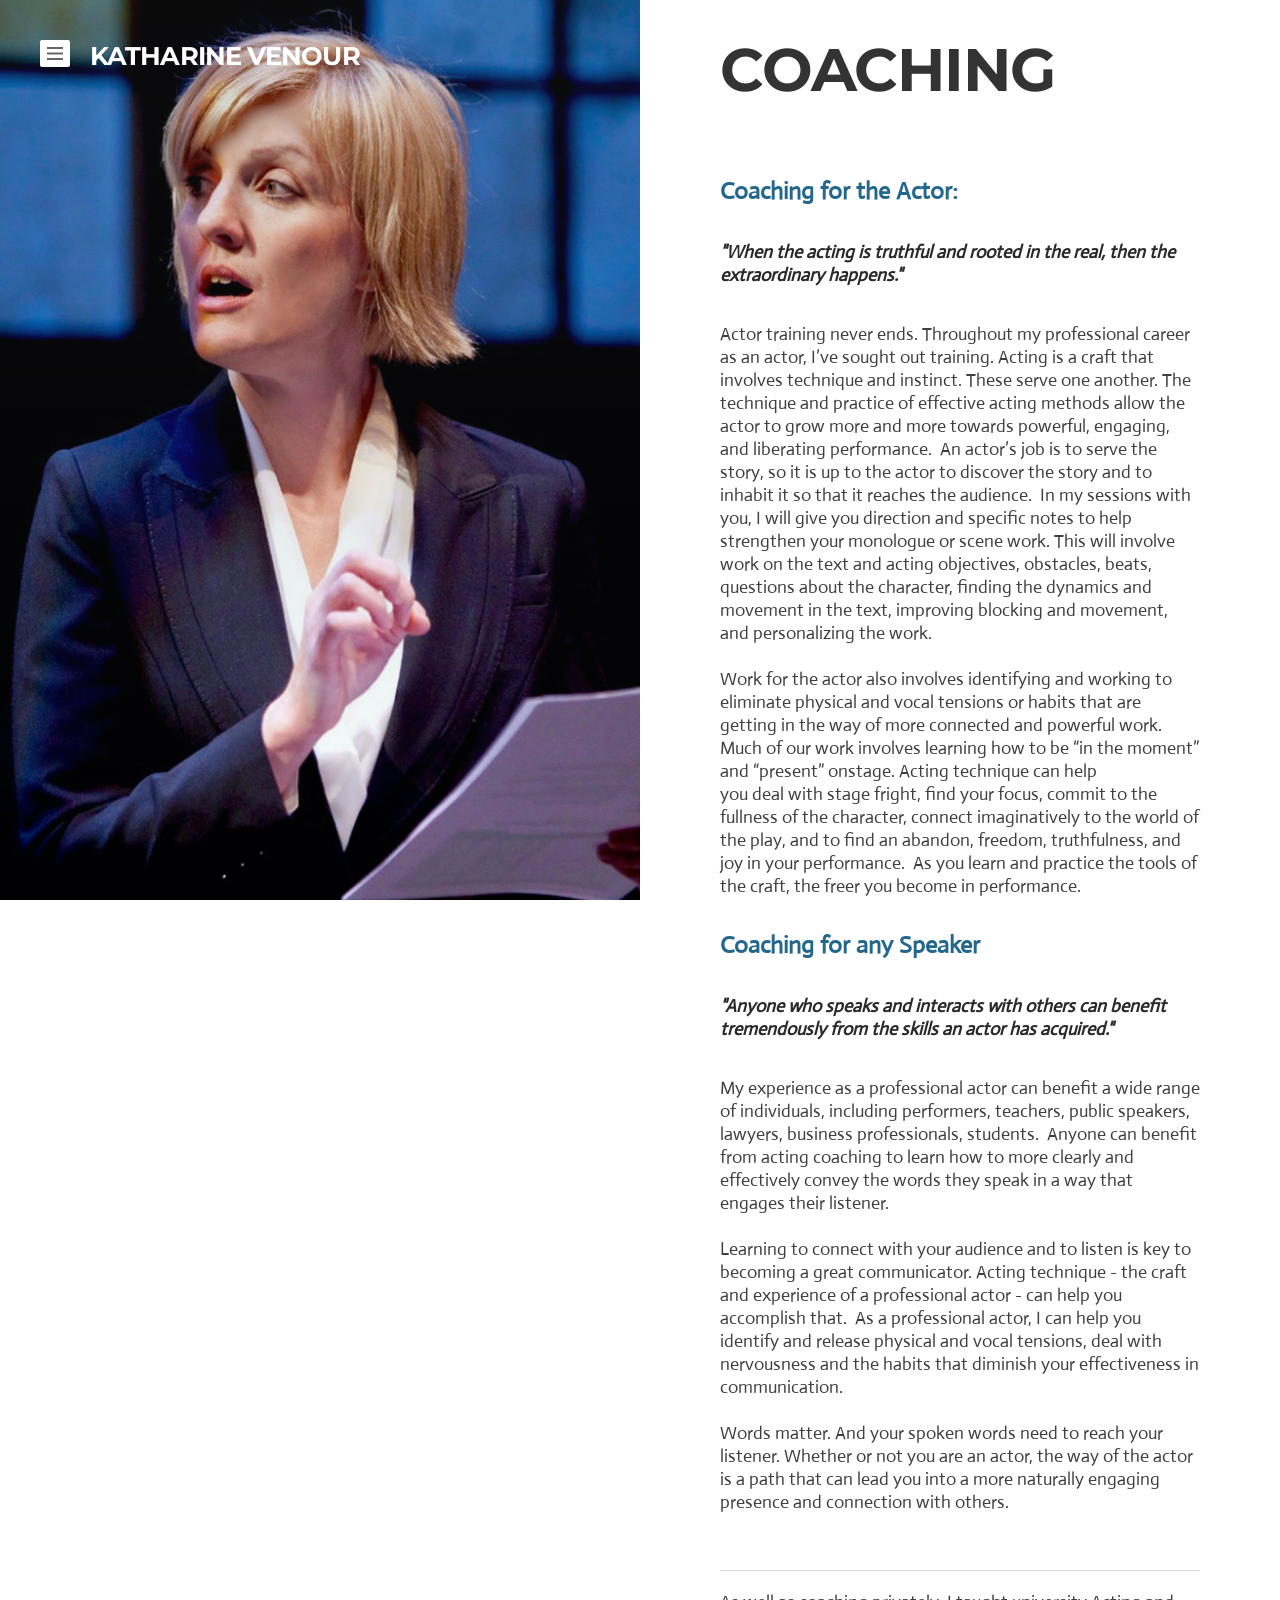
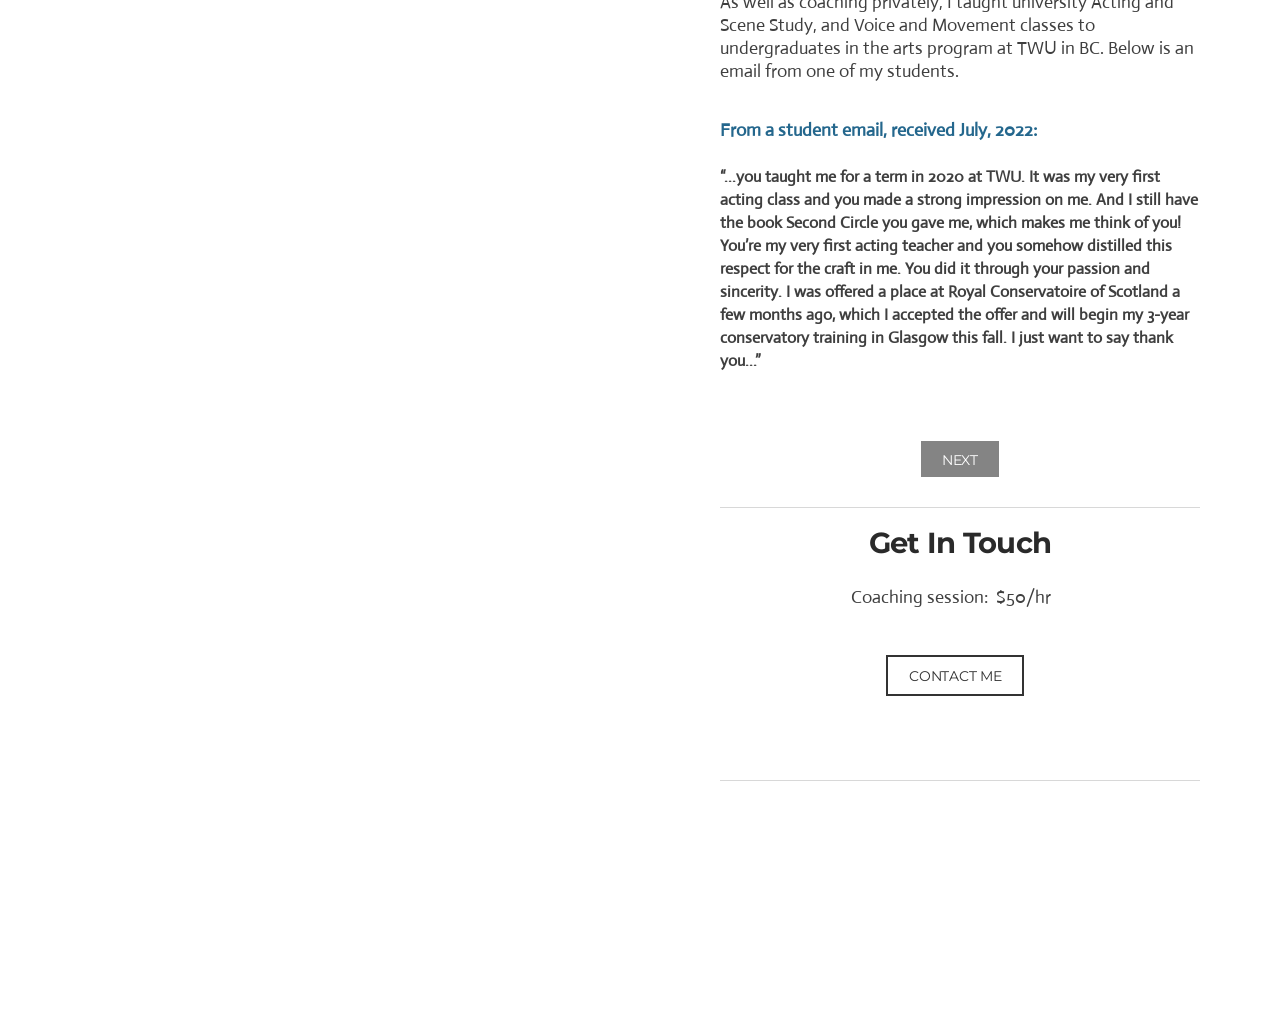
<file: private-coaching.html>
<!DOCTYPE html>
<html lang="en">
<head>
<meta charset="utf-8">
<meta name="viewport" content="width=device-width, initial-scale=1">
<title>Private coaching | Katharine Venour</title>
<link rel="stylesheet" href="css/style.css">
<style>#panel-one .photo { background-image: url("uploads/1/4/4/2/144263141/background-images/651600755.jpeg"); background-position: 100.00% 0.00%; }</style>
</head>
<body class="page-private-coaching">
<div id="wrapper">
<div id="panel-one">
<div class="photo"><div class="shade"></div></div>
<button class="hamburger" type="button" aria-label="Open menu" aria-expanded="false"><span></span></button>
<div id="logo"><a href="index.html">Katharine Venour</a></div>
</div>
<div id="panel-two">
<div id="banner" style="--banner-height: 0px"><div class="container">

					<h2 class="wsite-content-title">Coaching</h2>
				
</div></div>
<div id="main"><div id="wsite-content"><div class="container">

				<div class="paragraph"><strong><font color="#24678d" size="5">Coaching for the Actor:&nbsp;</font></strong></div>

<div class="paragraph"><strong><em><font color="#2a2a2a">"When the acting is truthful and rooted in the real, then the extraordinary happens."&nbsp;</font></em></strong></div>

<div class="paragraph">Actor training never ends. Throughout my professional career as an actor, I’ve sought out training. Acting is a craft that involves technique and instinct. These serve one another. The technique and practice of effective acting methods allow the actor to grow more and more towards powerful, engaging, and liberating performance.&nbsp; An actor’s job is to serve the story, so it is up to the actor to discover the story and to inhabit it so that it reaches the audience.&nbsp; In my sessions with you, I will give you direction and specific notes to help strengthen your monologue or scene work. This will involve work on the text and acting objectives, obstacles, beats, questions about the character, finding the dynamics and movement in the text, improving blocking and movement, and personalizing the work.<br><br>Work for the actor also involves identifying and working to eliminate physical and vocal tensions or habits that are getting in the way of more connected and powerful work.&nbsp; Much of our work involves learning how to be “in the moment” and “present” onstage. Acting technique&nbsp;can help you&nbsp;deal&nbsp;with stage fright, find your focus, commit to the fullness of the character, connect imaginatively&nbsp;to the world of the play, and to find an abandon, freedom, truthfulness,&nbsp;and joy in your performance.&nbsp; As you learn and practice the tools of the craft, the freer you become in performance.&nbsp;</div>

<div class="paragraph"><strong><font color="#24678d" size="5">Coaching for any Speaker</font></strong></div>

<div class="paragraph"><strong><em><font color="#2a2a2a">"Anyone who speaks and interacts with others can benefit tremendously from the skills an actor has acquired."</font></em></strong></div>

<div class="paragraph">My experience as a professional actor can benefit a wide range of individuals, including performers, teachers, public speakers, lawyers, business professionals, students.&nbsp; Anyone&nbsp;can benefit from&nbsp;acting coaching to learn how to more clearly and effectively convey the&nbsp;words they speak&nbsp;in a way that engages their listener.&nbsp;<br><br>Learning to connect with your audience and to listen is key to becoming a great communicator. Acting technique - the craft and experience of a professional actor&nbsp;- can help you accomplish that.&nbsp; As a professional actor, I can help you identify and release physical and vocal tensions, deal with nervousness and the habits that diminish your effectiveness in communication.&nbsp;<br><br><span style="color:rgb(63, 63, 63)">Words matter. And your spoken words need to reach your listener. Whether or not you are an actor, the way of the actor is a&nbsp;path that can lead you into a more naturally engaging presence and connection with others.</span></div>

<div><div style="height: 20px; overflow: hidden; width: 100%;"></div>
<hr class="styled-hr" style="width:100%;">
<div style="height: 20px; overflow: hidden; width: 100%;"></div></div>

<div class="paragraph"><span style="color:rgb(63, 63, 63)">As well as coaching privately, I taught university Acting and Scene Study, and Voice and Movement classes to undergraduates in the arts program at TWU in BC. Below is an email from one of my students.&nbsp; &nbsp;&nbsp;</span>​</div>

<div class="paragraph"><span style="font-weight:700"><strong><font color="#24678d">From a student email, received July, 2022:</font></strong> </span><br><br><span><strong><font size="3">“...you taught me for a term in 2020 at TWU. It was my very first acting class and you made a strong impression on me. And I still have the book Second Circle you gave me, which makes me think of you! </font></strong></span><strong><span><font size="3">You’re my very first acting teacher and you somehow distilled this respect for the craft in me. You did it through your passion and sincerity. </font></span></strong><strong><span><font size="3">I was offered a place at Royal Conservatoire of Scotland a few months ago, which I accepted the offer and will begin my 3-year conservatory training in Glasgow this fall. I just want to say thank you...”&nbsp;</font></span></strong><br><br></div>

<div style="text-align:center;"><div style="height: 10px; overflow: hidden;"></div>
<a class="wsite-button wsite-button-small wsite-button-normal" href="training-and-education.html">
<span class="wsite-button-inner">Next</span>
</a>
<div style="height: 10px; overflow: hidden;"></div></div>

<div><div style="height: 20px; overflow: hidden; width: 100%;"></div>
<hr class="styled-hr" style="width:100%;">
<div style="height: 20px; overflow: hidden; width: 100%;"></div></div>

<h2 class="wsite-content-title" style="text-align:center;"><font color="#2a2a2a">Get In Touch</font></h2>

<div><div class="wsite-multicol"><div class="wsite-multicol-table-wrap" style="margin:0 -15px;">
	<table class="wsite-multicol-table">
		<tbody class="wsite-multicol-tbody">
			<tr class="wsite-multicol-tr">
				<td class="wsite-multicol-col" style="width:12.693552037402%; padding:0 15px;">
					
						

<div class="wsite-spacer" style="height:50px;"></div>


					
				</td>				<td class="wsite-multicol-col" style="width:72.770568871958%; padding:0 15px;">
					
						

<div class="paragraph" style="text-align:center;">Coaching session:&nbsp; $50/hr&nbsp;&nbsp;</div>

<div style="text-align:center;"><div style="height: 10px; overflow: hidden;"></div>
<a class="wsite-button wsite-button-small wsite-button-highlight" href="contact.html">
<span class="wsite-button-inner">contact me</span>
</a>
<div style="height: 10px; overflow: hidden;"></div></div>


					
				</td>				<td class="wsite-multicol-col" style="width:14.53587909064%; padding:0 15px;">
					
						

<div class="wsite-spacer" style="height:50px;"></div>


					
				</td>			</tr>
		</tbody>
	</table>
</div></div></div>

<div class="wsite-spacer" style="height:34px;"></div>
			
</div></div></div>
<div id="footer"><a class="scrolltop" href="#">^ Top</a></div>
</div>
<div class="overlay"></div>
</div>
<nav id="nav" aria-label="Main menu">
<button class="hamburger" type="button" aria-label="Close menu"><span></span></button>
<ul>
<li><a href="index.html">Home</a></li>
<li><a href="actor.html">Actor</a></li>
<li id="active"><a href="private-coaching.html">Private coaching</a></li>
<li><a href="training-and-education.html">Training and education</a></li>
<li><a href="performances-and-kind-words.html">Performances and kind words</a></li>
<li><a href="media-interviews.html">Media interviews</a></li>
<li><a href="contact.html">Contact</a></li>
</ul>
</nav>
<script src="js/site.js"></script>
</body>
</html>
</file>
<file: css/style.css>
/* Fonts: the same files the Weebly site uses, self-hosted so the site makes no calls to other servers */
@font-face { font-family: Montserrat; font-weight: 400; src: url(../fonts/montserrat-regular.woff2) format('woff2'); font-display: swap; }
@font-face { font-family: Montserrat; font-weight: 700; src: url(../fonts/montserrat-bold.woff2) format('woff2'); font-display: swap; }
@font-face { font-family: Actor; font-weight: 400; src: url(../fonts/actor-regular.woff2) format('woff2'); font-display: swap; }
@font-face { font-family: 'Source Sans Pro'; font-weight: 400; src: url(../fonts/source-sans-pro-regular.woff2) format('woff2'); font-display: swap; }
@font-face { font-family: 'Source Sans Pro'; font-weight: 400; font-style: italic; src: url(../fonts/source-sans-pro-italic.woff2) format('woff2'); font-display: swap; }
@font-face { font-family: 'Source Sans Pro'; font-weight: 700; src: url(../fonts/source-sans-pro-bold.woff2) format('woff2'); font-display: swap; }

/* Reset */
*, *::before, *::after { box-sizing: border-box; }
html, body, div, ul, ol, li, h1, h2, form, fieldset, input, textarea, img, table, td, tr { margin: 0; padding: 0; border: 0; }
ul { list-style: none; }
img { max-width: 100%; height: auto; }
table { border-collapse: collapse; }

body { color: #333; font: 16px/1 'Source Sans Pro', Arial, sans-serif; background: #fff; -webkit-font-smoothing: antialiased; -moz-osx-font-smoothing: grayscale; }
a { color: #999; transition: all 200ms linear; }

/* Text */
h2 { font-family: Montserrat, sans-serif; font-weight: 400; margin: 0 auto 1em; font-size: 1.25em; letter-spacing: -0.025em; }
.paragraph { margin: 0 auto 2em; line-height: 1.75; }
h2, .paragraph { word-wrap: break-word; }
.paragraph a { color: rgba(51,51,51,.6); }
.paragraph a:hover { text-decoration: underline; }
.paragraph ul, .paragraph ol { padding-left: 3em; margin: 5px 0; }
.paragraph ul { list-style: disc outside; }
.paragraph ol { list-style: decimal outside; }
.paragraph li { padding-left: 5px; margin: 3px 0 0; }

#wsite-content .paragraph { font-family: Actor, sans-serif; color: #3f3f3f; }
#wsite-content h2 { font-family: Montserrat, sans-serif; font-weight: 700; }
#banner h2 { margin: 0 auto; font-size: 60px; font-weight: 900; line-height: 1; text-transform: uppercase; letter-spacing: -0.02em; }
#banner .paragraph { color: #666; font-family: Montserrat, sans-serif; font-size: 1.15em; line-height: 1.25; letter-spacing: -0.015em; margin: .75em auto; }

hr.styled-hr { height: 1px; margin: 0 auto; background: #d8d8d8; border: 0; }

/* Buttons */
.wsite-button { display: inline-block; text-decoration: none; font-family: Montserrat, sans-serif; font-weight: 500; text-transform: uppercase; letter-spacing: -0.02em; line-height: 1; font-size: 14px; }
.wsite-button-inner { display: inline-block; padding: .85em 1.5em .75em; color: #fff; background: rgba(51,51,51,.6); transition: all 200ms linear; }
.wsite-button:hover .wsite-button-inner { background: #333; }
.wsite-button-highlight .wsite-button-inner { color: #333; background: none; border: 2px solid #333; }
.wsite-button-highlight:hover .wsite-button-inner { color: #fff; background: #333; }
.wsite-button-large { font-size: 18px; }
.wsite-button-large .wsite-button-inner { padding: .9em 1.65em .8em; }
#banner .wsite-button { margin-top: 10px; }

/* Layout: photo on the left half, content on the right half */
#panel-one { position: fixed; top: 0; left: 0; width: 50%; height: 100%; }
#panel-one .photo { position: absolute; inset: 0; background-repeat: no-repeat; background-size: cover; }
.shade { position: absolute; inset: 0; background: linear-gradient(to bottom, rgba(51,51,51,.2) 0%, rgba(51,51,51,0) 100%); }
#panel-two { margin-left: 50%; min-height: 100vh; }
.container { padding: 40px 80px; }
#footer { height: 237px; padding: 0 80px; }
#footer::before { content: "" ; display: block; height: 1px; background: #d8d8d8; margin-bottom: 20px; }
.scrolltop { display: none; }

/* Logo and menu button */
.hamburger { position: fixed; top: 40px; left: 40px; z-index: 6; width: 30px; height: 27px; padding: 0; border: 0; cursor: pointer; background: none; }
#panel-one .hamburger { position: absolute; }
.hamburger span { position: absolute; inset: 0; background: center / 100% 100% no-repeat url("data:image/svg+xml,%3Csvg xmlns='http://www.w3.org/2000/svg' viewBox='0 0 30 27'%3E%3Crect width='30' height='27' rx='2' fill='%23fff'/%3E%3Cpath d='M7 8h16M7 13.5h16M7 19h16' stroke='%23666' stroke-width='2'/%3E%3C/svg%3E"); transition: opacity 200ms linear; }
#nav .hamburger span { background-image: url("data:image/svg+xml,%3Csvg xmlns='http://www.w3.org/2000/svg' viewBox='0 0 30 27'%3E%3Ccircle cx='15' cy='13.5' r='13' fill='%23fff'/%3E%3Cpath d='M10 8.5l10 10M20 8.5l-10 10' stroke='%23333' stroke-width='1.8'/%3E%3C/svg%3E"); }
#logo { position: absolute; top: 40px; left: 0; padding: 0 90px; z-index: 1; }
#logo a { color: #fff; text-decoration: none; font-family: Montserrat, sans-serif; font-size: 1.6em; line-height: 1.25; font-weight: 900; text-transform: uppercase; letter-spacing: -0.035em; }

/* Slide-in menu */
#nav { position: fixed; top: 0; left: 0; width: 50%; height: 100%; padding: 80px 40px; background: #222; text-align: center; opacity: 0; z-index: -1; display: flex; align-items: center; transition: opacity .35s ease-in-out, z-index .1s .35s ease-in-out; }
#nav ul { width: 100%; }
#nav li a { display: block; padding: 10px 20px; color: #999; text-decoration: none; font-family: Montserrat, sans-serif; font-size: 1.15em; font-weight: 500; text-transform: uppercase; }
#nav #active a, #nav a:hover { color: #fff; }
.overlay { position: fixed; inset: 0; background: #000; opacity: 0; z-index: -1; transition: opacity .35s ease-in-out, z-index .1s .35s ease-in-out; }
body.menu-open #nav { opacity: 1; z-index: 5; transition: opacity .35s ease-in-out; }
body.menu-open .overlay { opacity: .7; z-index: 5; transition: opacity .35s ease-in-out; }

/* Images, columns and photo galleries (the galleries' sizes are inline in the page) */
.wsite-image { position: relative; }
.wsite-multicol-table { table-layout: fixed; width: 100%; }
.wsite-multicol-col { vertical-align: top; }
.galleryImageBorder { border-style: solid; border-color: rgba(0,0,0,.13); }
.imageGallery::after { content: ''; display: table; clear: both; }

/* Lightbox */
#lightbox { position: fixed; inset: 0; z-index: 20; background: rgba(0,0,0,.85); display: none; align-items: center; justify-content: center; }
#lightbox.open { display: flex; }
#lightbox img { max-width: 92vw; max-height: 92vh; }
#lightbox button { position: absolute; background: none; color: #fff; font-size: 40px; border: 0; cursor: pointer; padding: 20px; }
#lightbox .prev { left: 0; } #lightbox .next { right: 0; } #lightbox .close { top: 0; right: 0; }

/* Wider than a phone: larger body text (Katharine's own Weebly setting) */
@media (min-width: 768px) {
  #wsite-content .paragraph { font-size: 18px; line-height: 23px; }
  #wsite-content h2 { font-size: 29px; }
}

/* Wider than a phone: the banner has a minimum height with its text centred
   in it, and the main section is at least 400px tall, as on Weebly */
@media (min-width: 768px) {
  #banner { display: flex; flex-direction: column; justify-content: center; min-height: var(--banner-height, 230px); }
  #main { min-height: 400px; }
}

/* Tablet and phone */
@media (max-width: 1024px) {
  body { font-size: 14px; }
  #panel-one { position: relative; width: 100%; height: 400px; }
  #panel-two { margin-left: 0; min-height: 0; }
  .container { padding: 40px 60px; }
  #footer { padding: 0 60px; height: 235px; }
  #logo a { line-height: 1.5; }
  #nav { width: 100%; }
  .scrolltop { display: inline-block; padding: 8px 5px; font-size: 12px; line-height: 8px; font-family: Montserrat, sans-serif; text-transform: uppercase; color: #fff; background: #ccc; text-decoration: none; }
}
@media (max-width: 767px) {
  #panel-one { height: 220px; }
  .container { padding: 30px 20px; }
  #footer { padding: 0 20px; }
  #nav { padding: 60px 20px; }
  .hamburger { left: 20px; top: 20px; }
  #logo { top: 20px; right: 0; padding: 0 90px; text-align: center; }
  #footer { height: 275px; }
  #banner h2 { font-size: 36px; }
  .wsite-spacer { height: 15px !important; }
  .imageGallery > div { width: 50% !important; }
  .wsite-multicol-col { display: block; width: auto !important; max-width: 100%; margin: 0 auto 1em; }
}

/* Small refinements to match the original */
</file>
